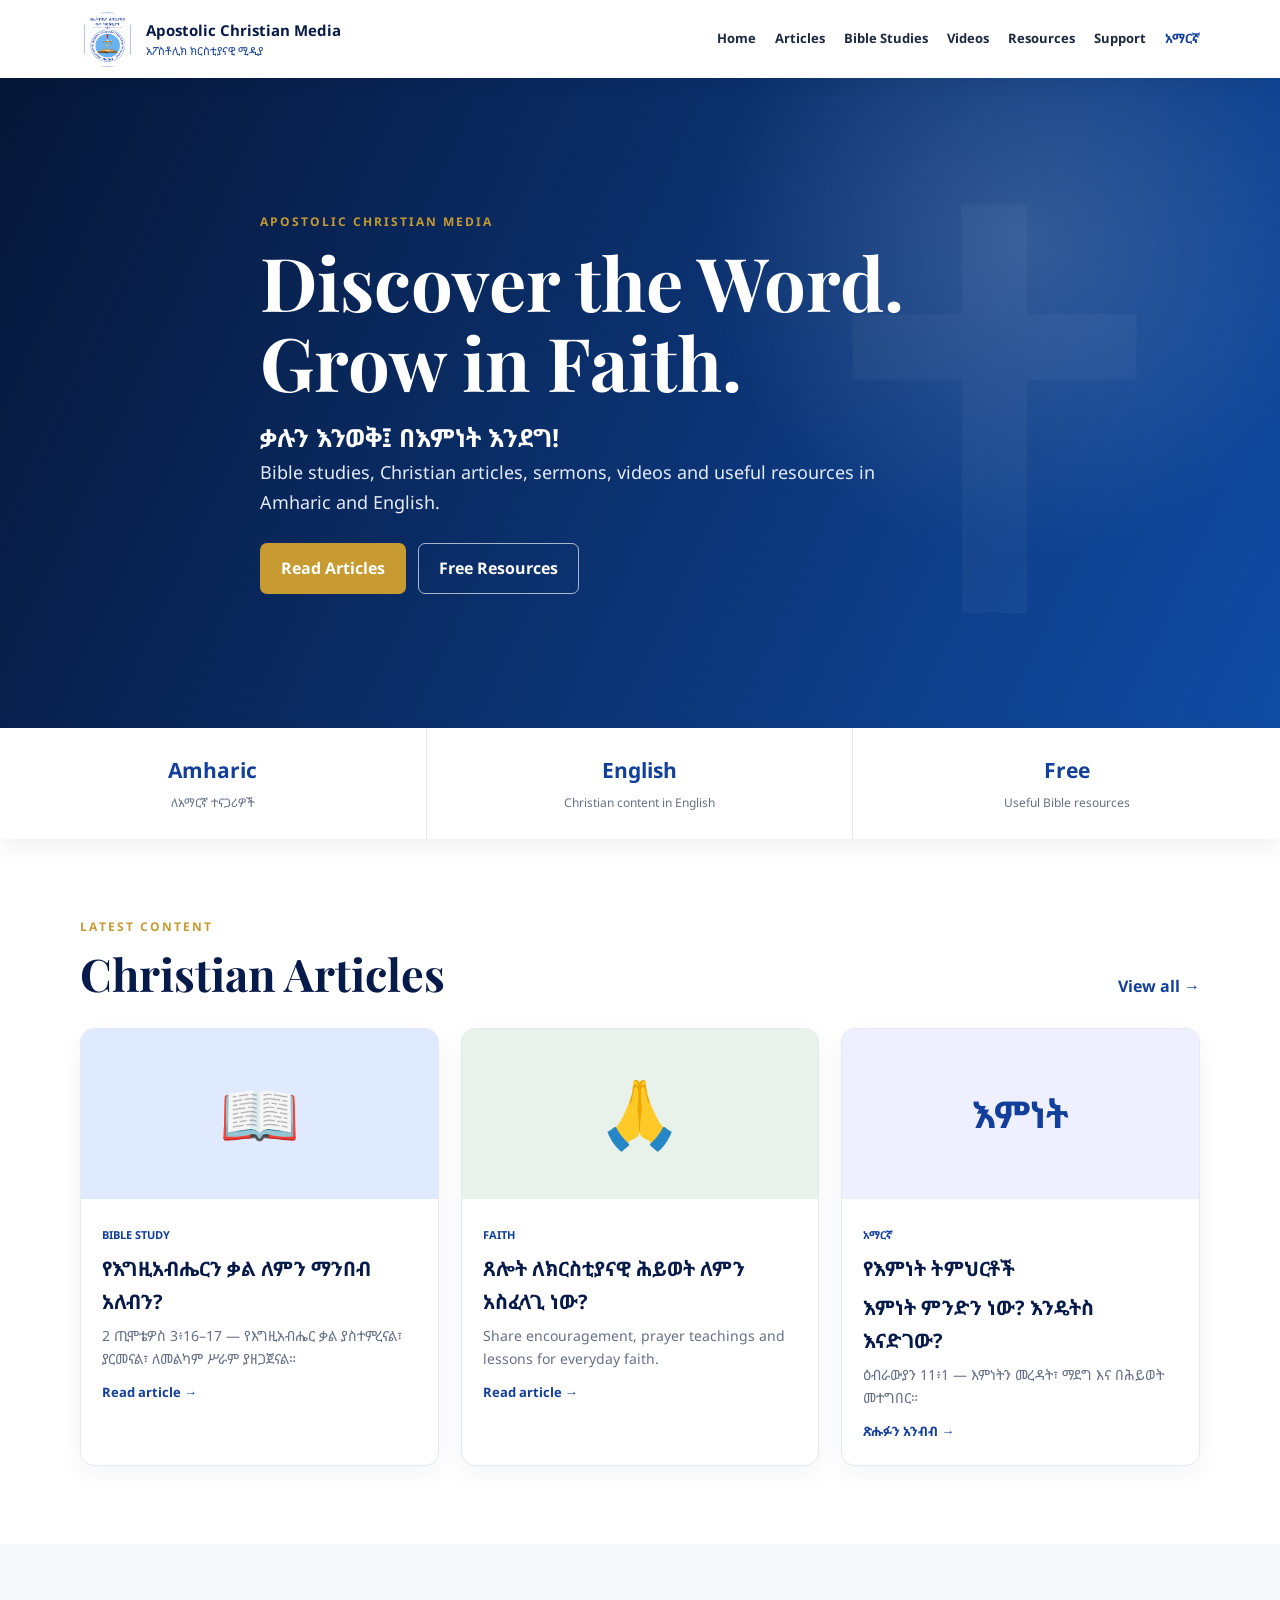
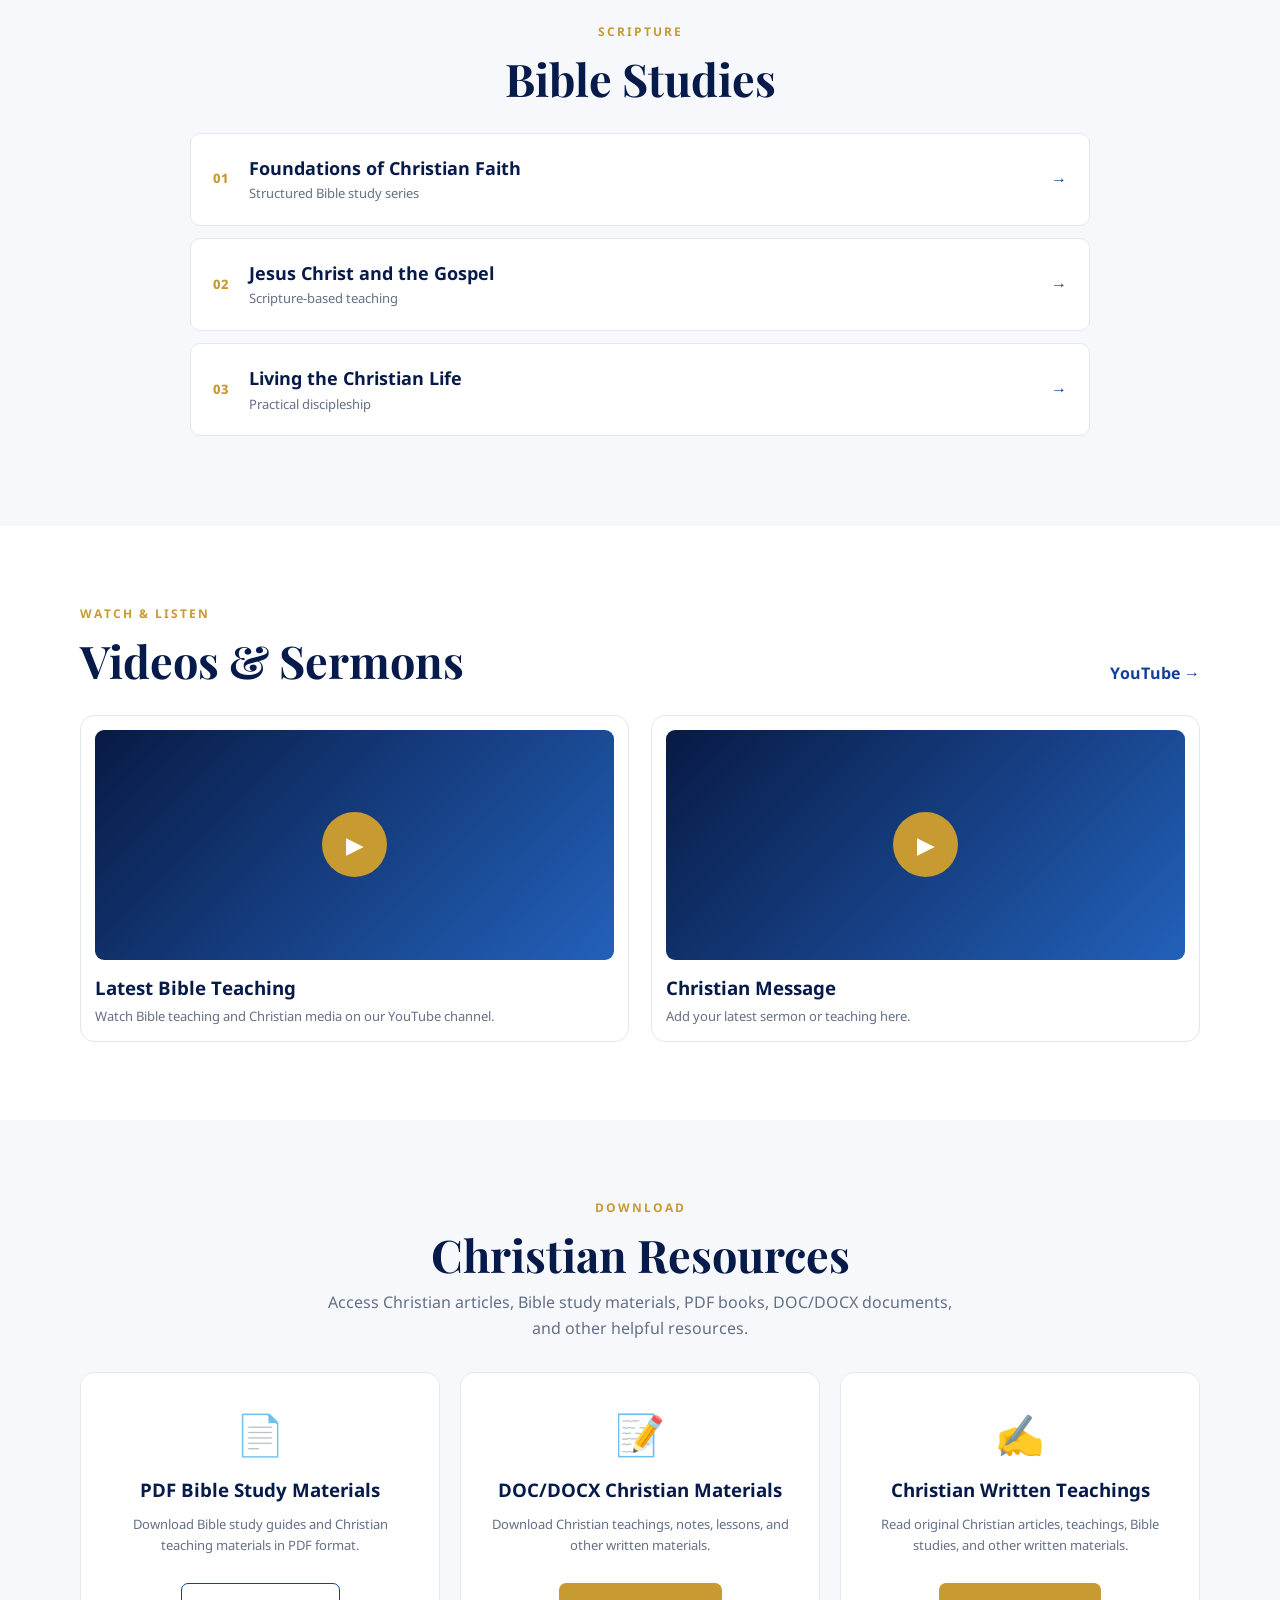
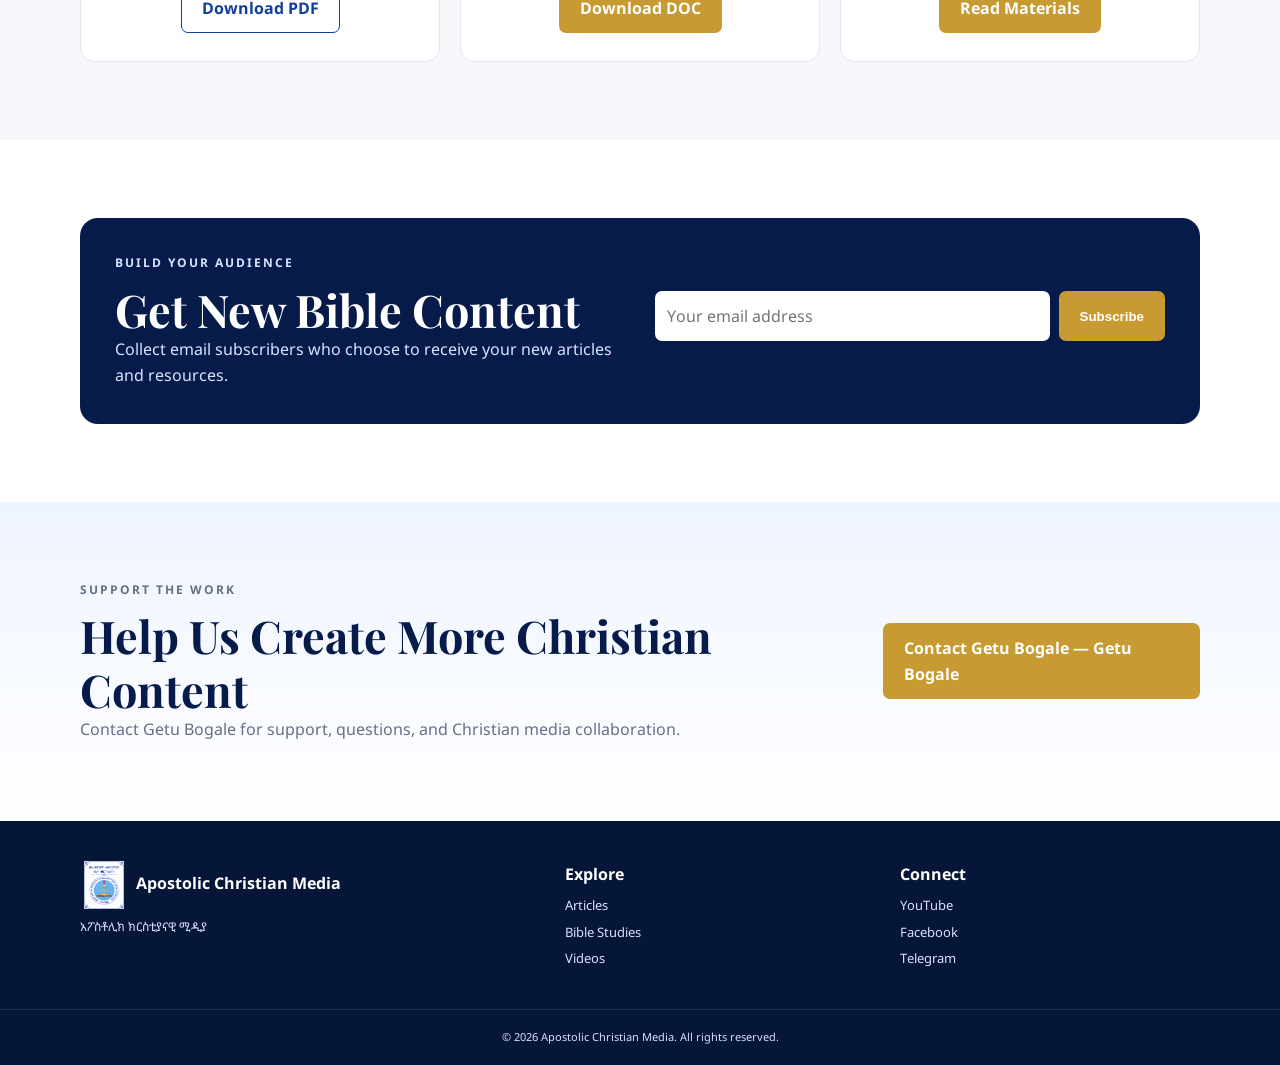
<file: index.html>
<!DOCTYPE html>
<html lang="en">
<head>
  <meta charset="UTF-8">
  <meta name="viewport" content="width=device-width, initial-scale=1.0">
  <meta name="description" content="Apostolic Christian Media — Amharic and English Bible studies, Christian articles, sermons and resources.">
  <title>Apostolic Christian Media | አፖስቶሊክ ክርስቲያናዊ ሚዲያ</title>
  <link rel="stylesheet" href="style.css">
</head>
<body>
<header class="header">
  <div class="container nav-wrap">
    <a class="brand" href="#home">
      <img src="logo.png" alt="Apostolic Christian Media logo">
      <span><strong>Apostolic Christian Media</strong><small>አፖስቶሊክ ክርስቲያናዊ ሚዲያ</small></span>
    </a>
    <button class="menu-btn" aria-label="Open menu">☰</button>
    <nav class="nav">
      <a href="#home">Home</a>
      <a href="#articles">Articles</a>
      <a href="#studies">Bible Studies</a>
      <a href="#videos">Videos</a>
      <a href="#resources">Resources</a>
      <a href="#support">Support</a>
      <button id="langBtn" class="lang-btn">አማርኛ</button>
    </nav>
  </div>
</header>

<main>
<section id="home" class="hero">
  <div class="hero-shade"></div>
  <div class="container hero-content">
    <p class="eyebrow">APOSTOLIC CHRISTIAN MEDIA</p>
    <h1>Discover the Word.<br>Grow in Faith.</h1>
    <p class="amharic">ቃሉን እንወቅ፤ በእምነት እንደግ!</p>
    <p class="hero-text">Bible studies, Christian articles, sermons, videos and useful resources in Amharic and English.</p>
    <div class="buttons">
      <a class="btn primary" href="#articles">Read Articles</a>
      <a class="btn secondary" href="#resources">Free Resources</a>
    </div>
  </div>
</section>

<section class="stats">
  <div><strong>Amharic</strong><span>ለአማርኛ ተናጋሪዎች</span></div>
  <div><strong>English</strong><span>Christian content in English</span></div>
  <div><strong>Free</strong><span>Useful Bible resources</span></div>
</section>

<section id="articles" class="section">
  <div class="container">
    <div class="section-head">
      <div><p class="eyebrow">LATEST CONTENT</p><h2>Christian Articles</h2></div>
      <a href="#" class="text-link">View all →</a>
    </div>
    <div class="grid">
      <article class="content-card">
        <div class="thumb bible">📖</div>
        <div class="content-body"><span class="tag">Bible Study</span><h3>የእግዚአብሔርን ቃል ለምን ማንበብ አለብን?</h3>
<p>2 ጢሞቴዎስ 3፥16–17 — የእግዚአብሔር ቃል ያስተምረናል፣ ያርመናል፣ ለመልካም ሥራም ያዘጋጀናል።</p><a href="./article-word-of-god.html">Read article →</a></div>
      </article>
      <article class="content-card">
        <div class="thumb prayer">🙏</div>
        <div class="content-body"><span class="tag">Faith</span><h3>ጸሎት ለክርስቲያናዊ ሕይወት ለምን አስፈላጊ ነው?</h3><p>Share encouragement, prayer teachings and lessons for everyday faith.</p><a href="#">Read article →</a></div>
      </article>
      <article class="content-card">
        <div class="thumb amharic">እምነት</div>
        <div class="content-body"><span class="tag">አማርኛ</span><h3>የእምነት ትምህርቶች</h3><h3>እምነት ምንድን ነው? እንዴትስ እናድገው?</h3><p>ዕብራውያን 11፥1 — እምነትን መረዳት፣ ማደግ እና በሕይወት መተግበር።</p><a href="./article-faith.html">ጽሑፉን አንብብ →</a></div>
      </article>
    </div>
  </div>
</section>

<section id="studies" class="section light">
  <div class="container">
    <p class="eyebrow center">SCRIPTURE</p>
    <h2 class="center">Bible Studies</h2>
    <div class="study-list">
      <a class="study" href="./bible-study-faith.html"><span>01</span><div><h3>Foundations of Christian Faith</h3><p>Structured Bible study series</p></div><b>→</b></a>
      <a class="study" href="./bible-study-jesus.html"><span>02</span><div><h3>Jesus Christ and the Gospel</h3><p>Scripture-based teaching</p></div><b>→</b></a>
      <a class="study" href="./bible-study-christian-life.html"><span>03</span><div><h3>Living the Christian Life</h3><p>Practical discipleship</p></div><b>→</b></a>
    </div>
  </div>
</section>

<section id="videos" class="section">
  <div class="container">
    <div class="section-head"><div><p class="eyebrow">WATCH & LISTEN</p><h2>Videos & Sermons</h2></div><a class="text-link" href="https://www.youtube.com/@belangobeala" target="_blank" rel="noopener noreferrer">YouTube →</a></div>
    <div class="video-grid">
      <article class="video-card"><div class="video-placeholder"><span>▶</span></div><h3>Latest Bible Teaching</h3><p>Watch Bible teaching and Christian media on our YouTube channel.</p></article>
      <article class="video-card"><div class="video-placeholder"><span>▶</span></div><h3>Christian Message</h3><p>Add your latest sermon or teaching here.</p></article>
    </div>
  </div>
</section>

<section id="resources" class="section light">
  <div class="container">
    <p class="eyebrow center">DOWNLOAD</p>
    <h2 class="center">Christian Resources</h2>
    <p class="center intro">Access Christian articles, Bible study materials, PDF books, DOC/DOCX documents, and other helpful resources.</p>
    <div class="resource-grid">
      <article class="resource"><span>📄</span><h3>PDF Bible Study Materials</h3><p>Download Bible study guides and Christian teaching materials in PDF format.</p><a class="btn outline" href="./bible-study-guide.pdf">Download PDF</a></article>
      <article class="resource"><span>📝</span><h3>DOC/DOCX Christian Materials</h3><p>Download Christian teachings, notes, lessons, and other written materials.</p><a class="btn primary" href="./bible-study-guide.docx">Download DOC</a></article>
      <article class="resource"><span>✍️</span><h3>Christian Written Teachings</h3><p>Read original Christian articles, teachings, Bible studies, and other written materials.</p><a class="btn primary" href="./teachings.html">Read Materials</a></article>
    </div>
  </div>
</section>

<section class="section newsletter">
  <div class="container newsletter-box">
    <div><p class="eyebrow">BUILD YOUR AUDIENCE</p><h2>Get New Bible Content</h2><p>Collect email subscribers who choose to receive your new articles and resources.</p></div>
    <form onsubmit="subscribe(event)"><input type="email" placeholder="Your email address" required><button class="btn primary">Subscribe</button><small id="subMsg"></small></form>
  </div>
</section>

<section id="support" class="section support">
  <div class="container support-box">
    <div>
      <p class="eyebrow">SUPPORT THE WORK</p>
      <h2>Help Us Create More Christian Content</h2>
      <p>Contact Getu Bogale for support, questions, and Christian media collaboration.</p>
    </div>
    <a class="btn primary" href="mailto:getbog08@gmail.com">Contact Getu Bogale — Getu Bogale</a>
  </div>
</section>
</main>

<footer>
  <div class="container footer-grid">
    <div><img src="logo.png" alt=""><strong>Apostolic Christian Media</strong><p>አፖስቶሊክ ክርስቲያናዊ ሚዲያ</p></div>
    <div><h4>Explore</h4><a href="#articles">Articles</a><a href="#studies">Bible Studies</a><a href="#videos">Videos</a></div>
    <div><h4>Connect</h4><a href="https://www.youtube.com/@belangobeala" target="_blank" rel="noopener noreferrer">YouTube</a><a href="#">Facebook</a><a href="https://t.me/getubogale2" target="_blank" rel="noopener noreferrer">Telegram</a></div>
  </div>
  <div class="copyright">© 2026 Apostolic Christian Media. All rights reserved.</div>
</footer>

<script>
const menuBtn=document.querySelector('.menu-btn'),nav=document.querySelector('.nav');
menuBtn.addEventListener('click',()=>nav.classList.toggle('open'));
document.querySelectorAll('.nav a').forEach(a=>a.addEventListener('click',()=>nav.classList.remove('open')));
document.getElementById('langBtn').addEventListener('click',function(){document.body.classList.toggle('amharic-mode');this.textContent=this.textContent==='አማርኛ'?'English':'አማርኛ';});
function subscribe(e){e.preventDefault();document.getElementById('subMsg').textContent='Connect this form to your email service before publishing.';}
</script>
</body>
</html>
</file>
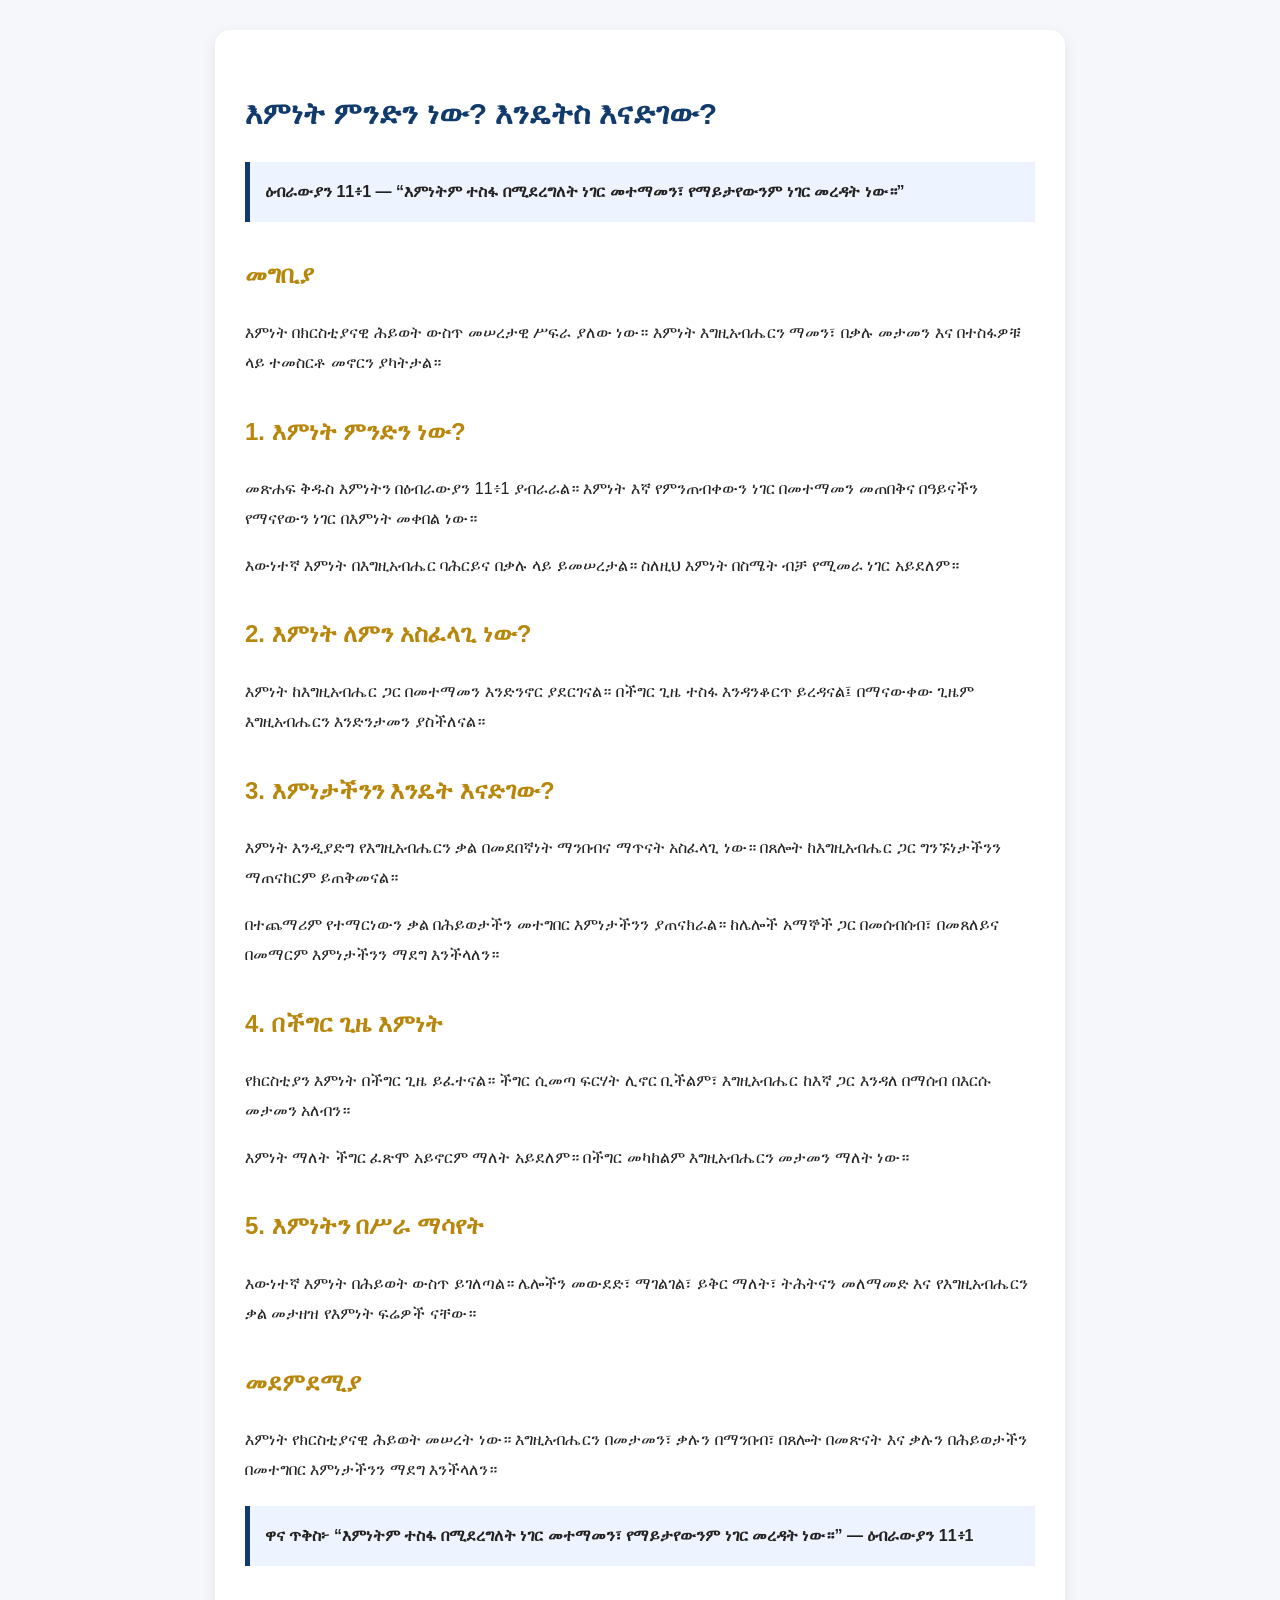
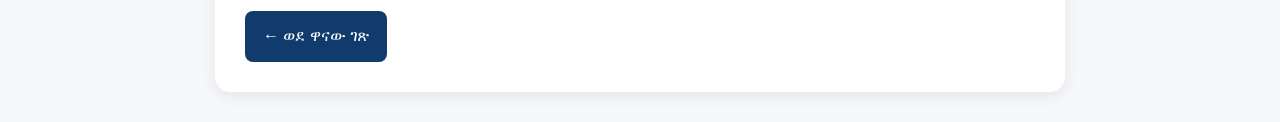
<file: article-faith.html>
<!DOCTYPE html>
<html lang="am">
<head>
  <meta charset="UTF-8">
  <meta name="viewport" content="width=device-width, initial-scale=1.0">
  <title>እምነት ምንድን ነው? እንዴትስ እናድገው?</title>

  <style>
    body {
      margin: 0;
      font-family: "Noto Sans Ethiopic", Arial, sans-serif;
      background: #f5f7fb;
      color: #222;
      line-height: 1.9;
    }

    .container {
      max-width: 850px;
      margin: auto;
      padding: 30px 20px;
    }

    article {
      background: white;
      padding: 30px;
      border-radius: 15px;
      box-shadow: 0 4px 15px rgba(0,0,0,0.08);
    }

    h1 {
      color: #123b6d;
      font-size: 30px;
      margin-bottom: 10px;
    }

    h2 {
      color: #b8860b;
      margin-top: 30px;
    }

    .verse {
      background: #eef4ff;
      border-left: 5px solid #123b6d;
      padding: 15px;
      margin: 20px 0;
      font-weight: bold;
    }

    .back {
      display: inline-block;
      margin-top: 25px;
      text-decoration: none;
      color: white;
      background: #123b6d;
      padding: 10px 18px;
      border-radius: 8px;
    }

    .back:hover {
      background: #b8860b;
    }
  </style>
</head>

<body>

  <div class="container">
    <article>

      <h1>እምነት ምንድን ነው? እንዴትስ እናድገው?</h1>

      <div class="verse">
        ዕብራውያን 11፥1 — “እምነትም ተስፋ በሚደረግለት ነገር መተማመን፣ የማይታየውንም ነገር መረዳት ነው።”
      </div>

      <h2>መግቢያ</h2>

      <p>
        እምነት በክርስቲያናዊ ሕይወት ውስጥ መሠረታዊ ሥፍራ ያለው ነው።
        እምነት እግዚአብሔርን ማመን፣ በቃሉ መታመን እና
        በተስፋዎቹ ላይ ተመስርቶ መኖርን ያካትታል።
      </p>

      <h2>1. እምነት ምንድን ነው?</h2>

      <p>
        መጽሐፍ ቅዱስ እምነትን በዕብራውያን 11፥1 ያብራራል።
        እምነት እኛ የምንጠብቀውን ነገር በመተማመን መጠበቅና
        በዓይናችን የማናየውን ነገር በእምነት መቀበል ነው።
      </p>

      <p>
        እውነተኛ እምነት በእግዚአብሔር ባሕርይና በቃሉ ላይ ይመሠረታል።
        ስለዚህ እምነት በስሜት ብቻ የሚመራ ነገር አይደለም።
      </p>

      <h2>2. እምነት ለምን አስፈላጊ ነው?</h2>

      <p>
        እምነት ከእግዚአብሔር ጋር በመተማመን እንድንኖር ያደርገናል።
        በችግር ጊዜ ተስፋ እንዳንቆርጥ ይረዳናል፤
        በማናውቀው ጊዜም እግዚአብሔርን እንድንታመን ያስችለናል።
      </p>

      <h2>3. እምነታችንን እንዴት እናድገው?</h2>

      <p>
        እምነት እንዲያድግ የእግዚአብሔርን ቃል በመደበኛነት ማንበብና
        ማጥናት አስፈላጊ ነው። በጸሎት ከእግዚአብሔር ጋር
        ግንኙነታችንን ማጠናከርም ይጠቅመናል።
      </p>

      <p>
        በተጨማሪም የተማርነውን ቃል በሕይወታችን መተግበር
        እምነታችንን ያጠናክራል። ከሌሎች አማኞች ጋር
        በመሰብሰብ፣ በመጸለይና በመማርም እምነታችንን ማደግ እንችላለን።
      </p>

      <h2>4. በችግር ጊዜ እምነት</h2>

      <p>
        የክርስቲያን እምነት በችግር ጊዜ ይፈተናል።
        ችግር ሲመጣ ፍርሃት ሊኖር ቢችልም፣ እግዚአብሔር
        ከእኛ ጋር እንዳለ በማሰብ በእርሱ መታመን አለብን።
      </p>

      <p>
        እምነት ማለት ችግር ፈጽሞ አይኖርም ማለት አይደለም።
        በችግር መካከልም እግዚአብሔርን መታመን ማለት ነው።
      </p>

      <h2>5. እምነትን በሥራ ማሳየት</h2>

      <p>
        እውነተኛ እምነት በሕይወት ውስጥ ይገለጣል።
        ሌሎችን መውደድ፣ ማገልገል፣ ይቅር ማለት፣
        ትሕትናን መለማመድ እና የእግዚአብሔርን ቃል መታዘዝ
        የእምነት ፍሬዎች ናቸው።
      </p>

      <h2>መደምደሚያ</h2>

      <p>
        እምነት የክርስቲያናዊ ሕይወት መሠረት ነው።
        እግዚአብሔርን በመታመን፣ ቃሉን በማንበብ፣
        በጸሎት በመጽናት እና ቃሉን በሕይወታችን በመተግበር
        እምነታችንን ማደግ እንችላለን።
      </p>

      <div class="verse">
        ዋና ጥቅስ፦ “እምነትም ተስፋ በሚደረግለት ነገር መተማመን፣
        የማይታየውንም ነገር መረዳት ነው።” — ዕብራውያን 11፥1
      </div>

      <a class="back" href="./index.html">← ወደ ዋናው ገጽ</a>

    </article>
  </div>

</body>
</html>
</file>
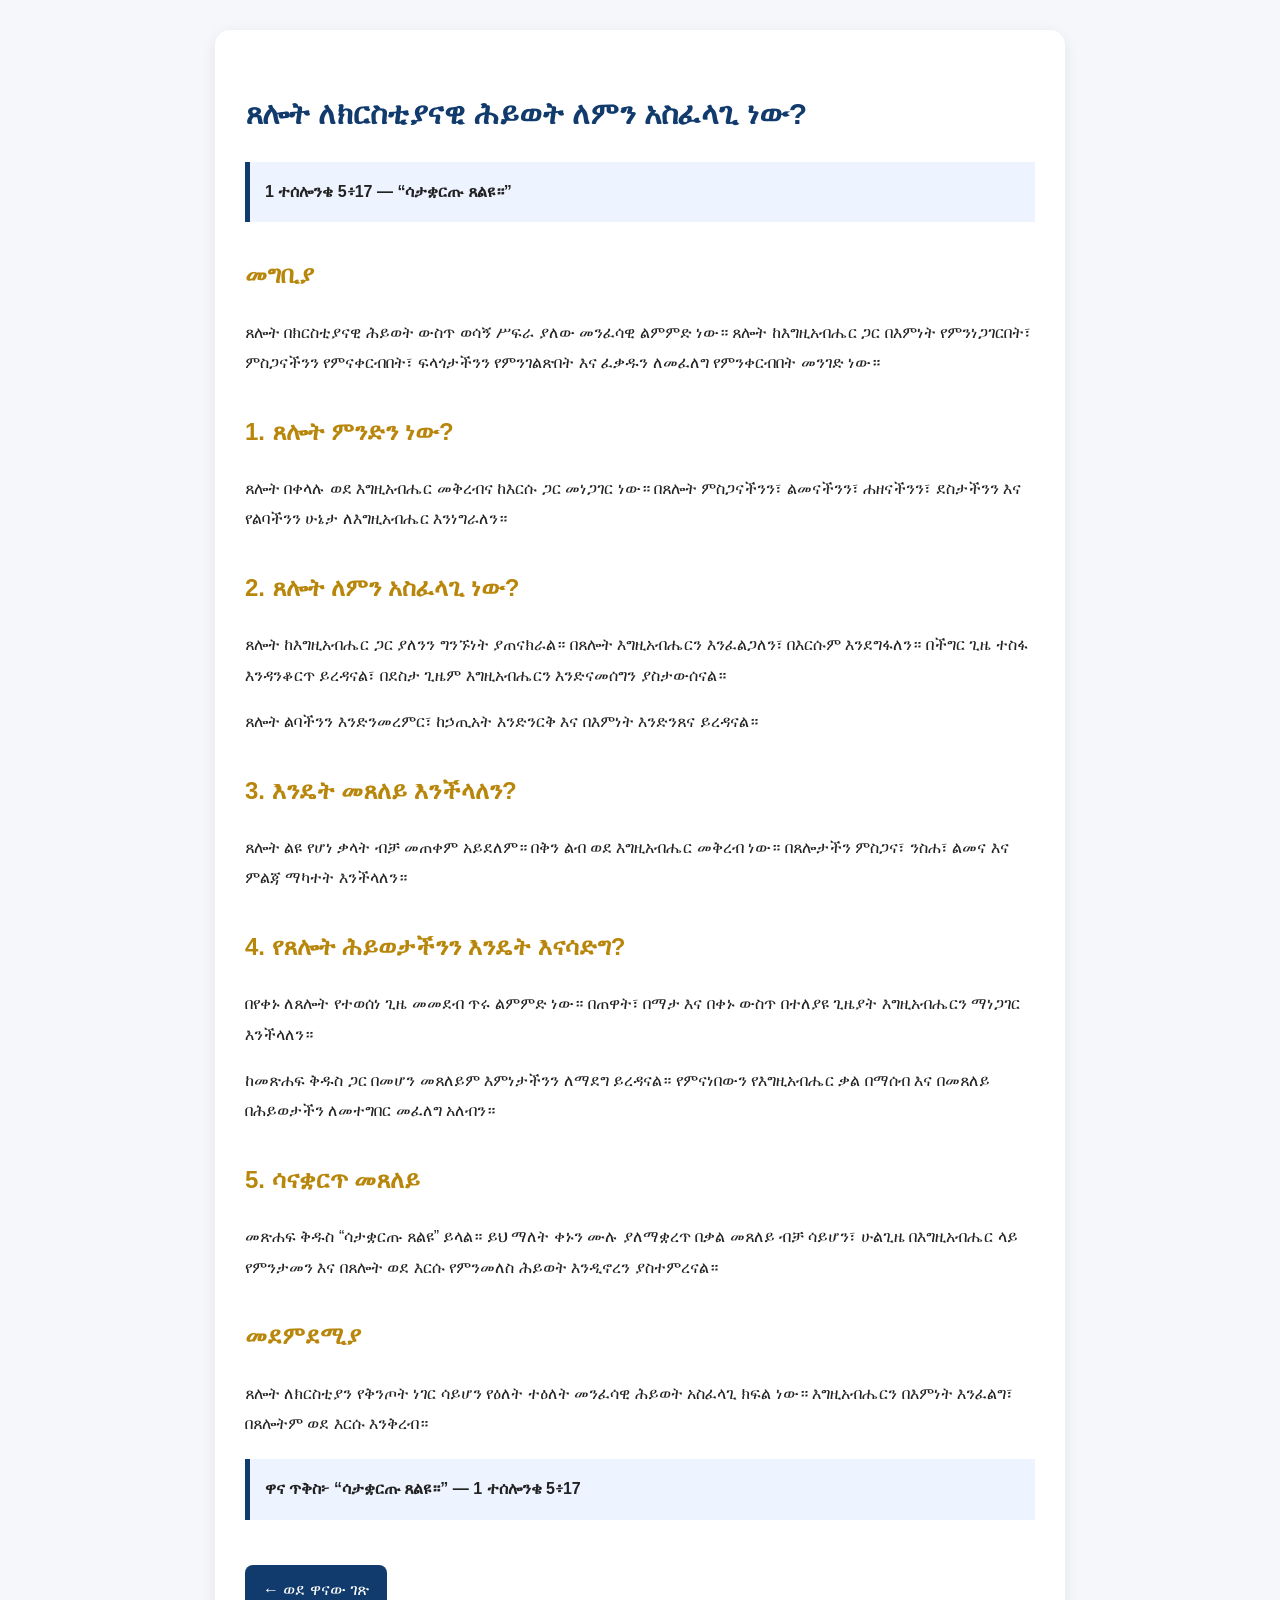
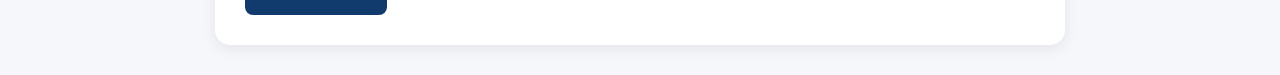
<file: article-prayer.html>
<!DOCTYPE html>
<html lang="am">
<head>
  <meta charset="UTF-8">
  <meta name="viewport" content="width=device-width, initial-scale=1.0">
  <title>ጸሎት ለክርስቲያናዊ ሕይወት</title>

  <style>
    body {
      margin: 0;
      font-family: "Noto Sans Ethiopic", Arial, sans-serif;
      background: #f5f7fb;
      color: #222;
      line-height: 1.9;
    }

    .container {
      max-width: 850px;
      margin: auto;
      padding: 30px 20px;
    }

    article {
      background: white;
      padding: 30px;
      border-radius: 15px;
      box-shadow: 0 4px 15px rgba(0,0,0,0.08);
    }

    h1 {
      color: #123b6d;
      font-size: 30px;
      margin-bottom: 10px;
    }

    h2 {
      color: #b8860b;
      margin-top: 30px;
    }

    .verse {
      background: #eef4ff;
      border-left: 5px solid #123b6d;
      padding: 15px;
      margin: 20px 0;
      font-weight: bold;
    }

    .back {
      display: inline-block;
      margin-top: 25px;
      text-decoration: none;
      color: white;
      background: #123b6d;
      padding: 10px 18px;
      border-radius: 8px;
    }

    .back:hover {
      background: #b8860b;
    }
  </style>
</head>

<body>

  <div class="container">

    <article>

      <h1>ጸሎት ለክርስቲያናዊ ሕይወት ለምን አስፈላጊ ነው?</h1>

      <div class="verse">
        1 ተሰሎንቄ 5፥17 — “ሳታቋርጡ ጸልዩ።”
      </div>

      <h2>መግቢያ</h2>

      <p>
        ጸሎት በክርስቲያናዊ ሕይወት ውስጥ ወሳኝ ሥፍራ ያለው መንፈሳዊ ልምምድ ነው።
        ጸሎት ከእግዚአብሔር ጋር በእምነት የምንነጋገርበት፣
        ምስጋናችንን የምናቀርብበት፣ ፍላጎታችንን የምንገልጽበት
        እና ፈቃዱን ለመፈለግ የምንቀርብበት መንገድ ነው።
      </p>

      <h2>1. ጸሎት ምንድን ነው?</h2>

      <p>
        ጸሎት በቀላሉ ወደ እግዚአብሔር መቅረብና ከእርሱ ጋር መነጋገር ነው።
        በጸሎት ምስጋናችንን፣ ልመናችንን፣ ሐዘናችንን፣ ደስታችንን
        እና የልባችንን ሁኔታ ለእግዚአብሔር እንነግራለን።
      </p>

      <h2>2. ጸሎት ለምን አስፈላጊ ነው?</h2>

      <p>
        ጸሎት ከእግዚአብሔር ጋር ያለንን ግንኙነት ያጠናክራል።
        በጸሎት እግዚአብሔርን እንፈልጋለን፣ በእርሱም እንደግፋለን።
        በችግር ጊዜ ተስፋ እንዳንቆርጥ ይረዳናል፣
        በደስታ ጊዜም እግዚአብሔርን እንድናመሰግን ያስታውሰናል።
      </p>

      <p>
        ጸሎት ልባችንን እንድንመረምር፣ ከኃጢአት እንድንርቅ
        እና በእምነት እንድንጸና ይረዳናል።
      </p>

      <h2>3. እንዴት መጸለይ እንችላለን?</h2>

      <p>
        ጸሎት ልዩ የሆነ ቃላት ብቻ መጠቀም አይደለም።
        በቅን ልብ ወደ እግዚአብሔር መቅረብ ነው።
        በጸሎታችን ምስጋና፣ ንስሐ፣ ልመና እና ምልጃ ማካተት እንችላለን።
      </p>

      <h2>4. የጸሎት ሕይወታችንን እንዴት እናሳድግ?</h2>

      <p>
        በየቀኑ ለጸሎት የተወሰነ ጊዜ መመደብ ጥሩ ልምምድ ነው።
        በጠዋት፣ በማታ እና በቀኑ ውስጥ በተለያዩ ጊዜያት
        እግዚአብሔርን ማነጋገር እንችላለን።
      </p>

      <p>
        ከመጽሐፍ ቅዱስ ጋር በመሆን መጸለይም እምነታችንን ለማደግ ይረዳናል።
        የምናነበውን የእግዚአብሔር ቃል በማሰብ እና በመጸለይ
        በሕይወታችን ለመተግበር መፈለግ አለብን።
      </p>

      <h2>5. ሳናቋርጥ መጸለይ</h2>

      <p>
        መጽሐፍ ቅዱስ “ሳታቋርጡ ጸልዩ” ይላል።
        ይህ ማለት ቀኑን ሙሉ ያለማቋረጥ በቃል መጸለይ ብቻ ሳይሆን፣
        ሁልጊዜ በእግዚአብሔር ላይ የምንታመን እና በጸሎት
        ወደ እርሱ የምንመለስ ሕይወት እንዲኖረን ያስተምረናል።
      </p>

      <h2>መደምደሚያ</h2>

      <p>
        ጸሎት ለክርስቲያን የቅንጦት ነገር ሳይሆን የዕለት ተዕለት መንፈሳዊ ሕይወት
        አስፈላጊ ክፍል ነው። እግዚአብሔርን በእምነት እንፈልግ፣
        በጸሎትም ወደ እርሱ እንቅረብ።
      </p>

      <div class="verse">
        ዋና ጥቅስ፦ “ሳታቋርጡ ጸልዩ።” — 1 ተሰሎንቄ 5፥17
      </div>

      <a class="back" href="./index.html">← ወደ ዋናው ገጽ</a>

    </article>

  </div>

</body>
</html>
</file>
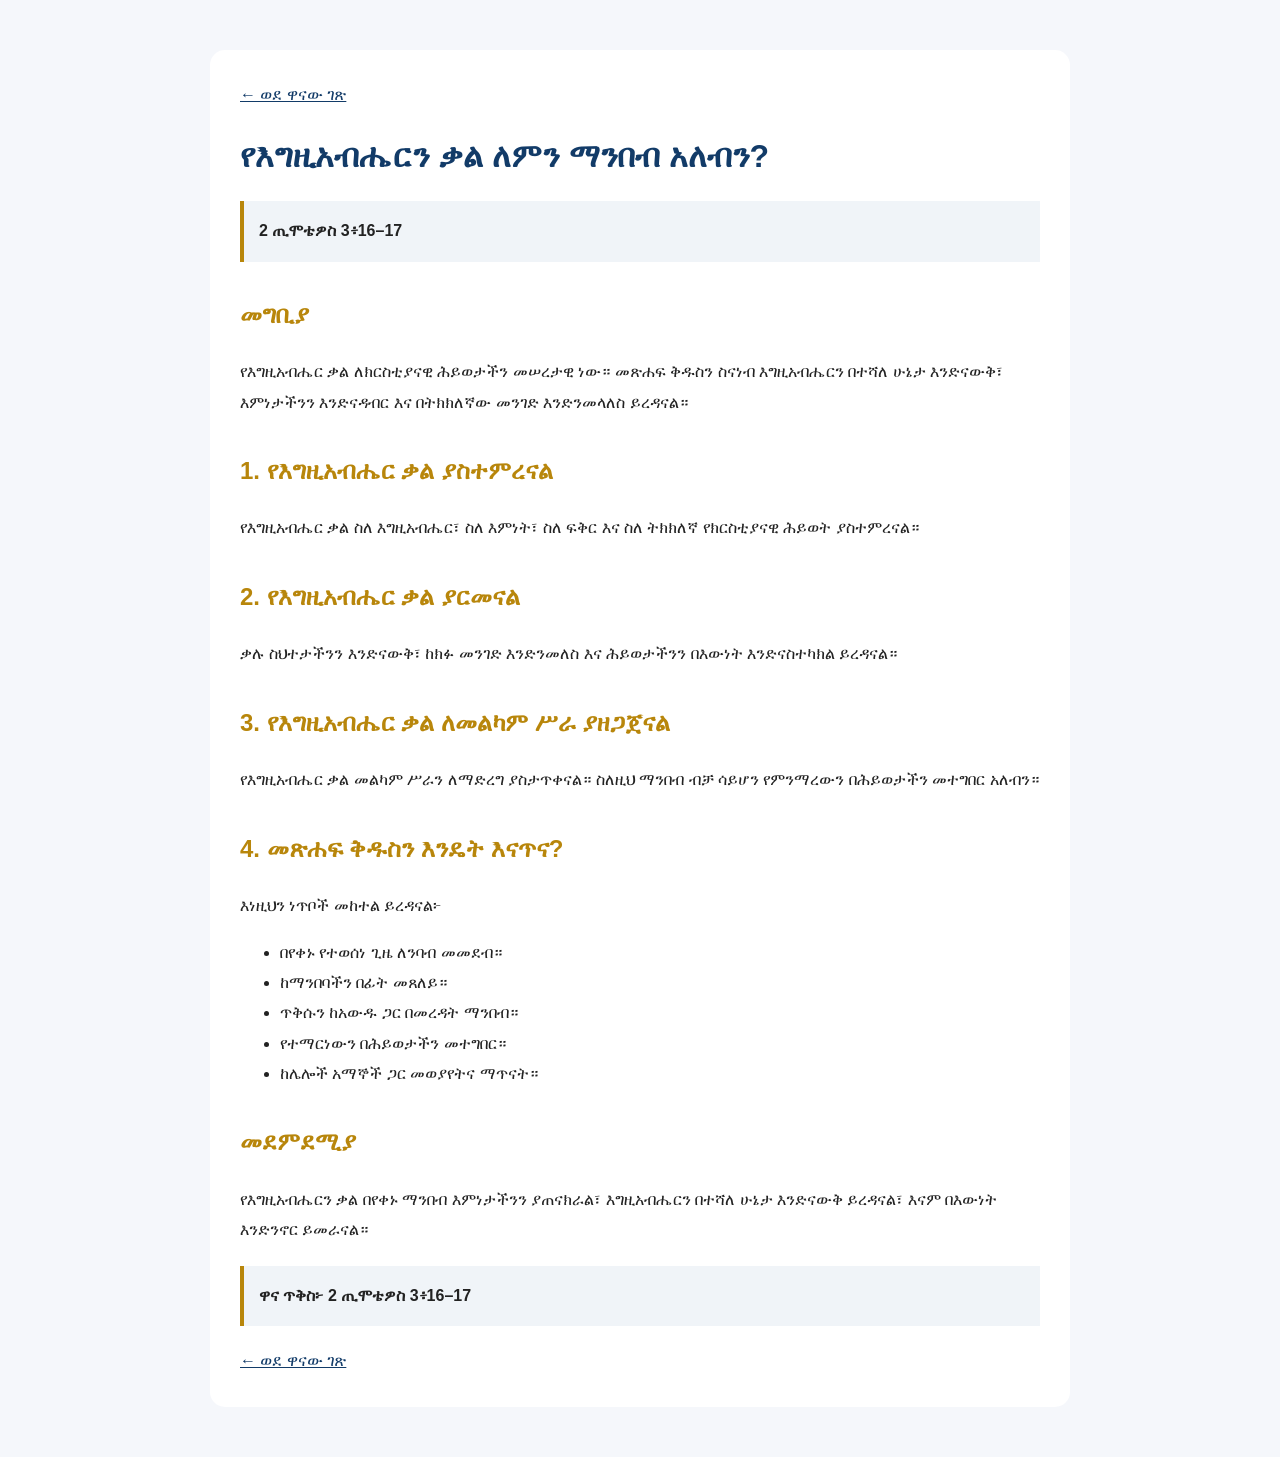
<file: article-word-of-god.html>
<!DOCTYPE html>
<html lang="am">
<head>
  <meta charset="UTF-8">
  <meta name="viewport" content="width=device-width, initial-scale=1.0">
  <title>የእግዚአብሔርን ቃል ለምን ማንበብ አለብን?</title>
  <style>
    body {
      font-family: Arial, "Noto Sans Ethiopic", sans-serif;
      line-height: 1.9;
      margin: 0;
      padding: 20px;
      background: #f5f7fb;
      color: #222;
    }

    .article {
      max-width: 800px;
      margin: 30px auto;
      background: white;
      padding: 30px;
      border-radius: 15px;
    }

    h1 {
      color: #123b68;
      line-height: 1.5;
    }

    h2 {
      color: #b8860b;
      margin-top: 30px;
    }

    .verse {
      background: #f0f4f8;
      padding: 15px;
      border-left: 4px solid #b8860b;
      margin: 20px 0;
    }

    a {
      color: #123b68;
    }
  </style>
</head>

<body>

<div class="article">

  <a href="index.html">← ወደ ዋናው ገጽ</a>

  <h1>የእግዚአብሔርን ቃል ለምን ማንበብ አለብን?</h1>

  <div class="verse">
    <strong>2 ጢሞቴዎስ 3፥16–17</strong>
  </div>

  <h2>መግቢያ</h2>
  <p>
    የእግዚአብሔር ቃል ለክርስቲያናዊ ሕይወታችን መሠረታዊ ነው።
    መጽሐፍ ቅዱስን ስናነብ እግዚአብሔርን በተሻለ ሁኔታ እንድናውቅ፣
    እምነታችንን እንድናዳብር እና በትክክለኛው መንገድ እንድንመላለስ ይረዳናል።
  </p>

  <h2>1. የእግዚአብሔር ቃል ያስተምረናል</h2>
  <p>
    የእግዚአብሔር ቃል ስለ እግዚአብሔር፣ ስለ እምነት፣ ስለ ፍቅር
    እና ስለ ትክክለኛ የክርስቲያናዊ ሕይወት ያስተምረናል።
  </p>

  <h2>2. የእግዚአብሔር ቃል ያርመናል</h2>
  <p>
    ቃሉ ስህተታችንን እንድናውቅ፣ ከክፉ መንገድ እንድንመለስ
    እና ሕይወታችንን በእውነት እንድናስተካክል ይረዳናል።
  </p>

  <h2>3. የእግዚአብሔር ቃል ለመልካም ሥራ ያዘጋጀናል</h2>
  <p>
    የእግዚአብሔር ቃል መልካም ሥራን ለማድረግ ያስታጥቀናል።
    ስለዚህ ማንበብ ብቻ ሳይሆን የምንማረውን በሕይወታችን መተግበር አለብን።
  </p>

  <h2>4. መጽሐፍ ቅዱስን እንዴት እናጥና?</h2>

  <p>እነዚህን ነጥቦች መከተል ይረዳናል፦</p>

  <ul>
    <li>በየቀኑ የተወሰነ ጊዜ ለንባብ መመደብ።</li>
    <li>ከማንበባችን በፊት መጸለይ።</li>
    <li>ጥቅሱን ከአውዱ ጋር በመረዳት ማንበብ።</li>
    <li>የተማርነውን በሕይወታችን መተግበር።</li>
    <li>ከሌሎች አማኞች ጋር መወያየትና ማጥናት።</li>
  </ul>

  <h2>መደምደሚያ</h2>
  <p>
    የእግዚአብሔርን ቃል በየቀኑ ማንበብ እምነታችንን ያጠናክራል፣
    እግዚአብሔርን በተሻለ ሁኔታ እንድናውቅ ይረዳናል፣
    እናም በእውነት እንድንኖር ይመራናል።
  </p>

  <div class="verse">
    <strong>ዋና ጥቅስ፦ 2 ጢሞቴዎስ 3፥16–17</strong>
  </div>

  <a href="index.html">← ወደ ዋናው ገጽ</a>

</div>

</body>
</html>
</file>
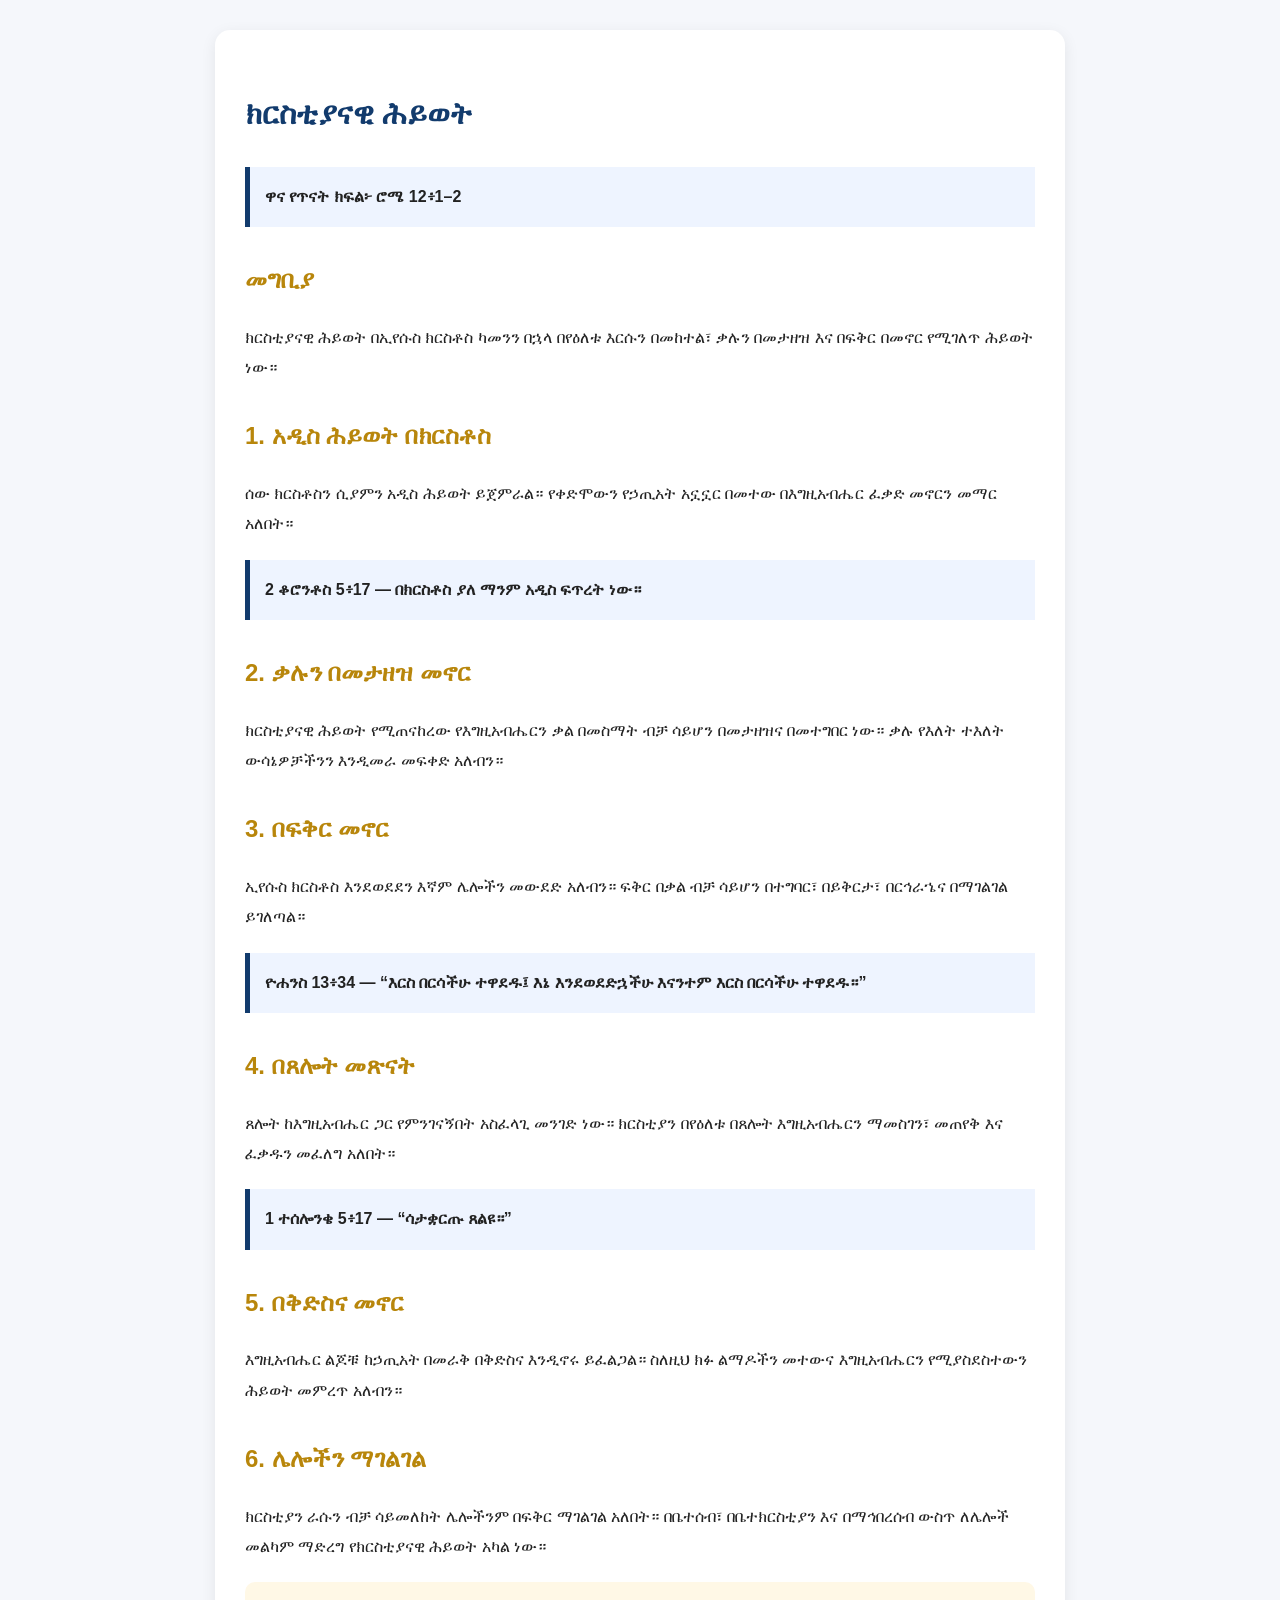
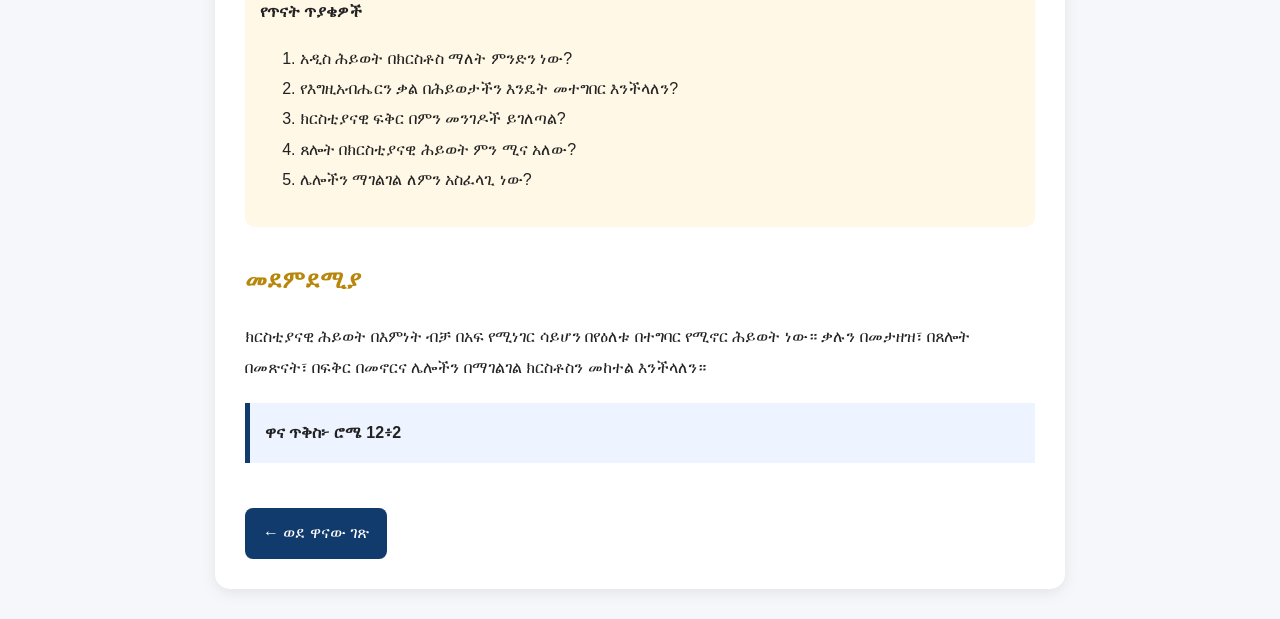
<file: bible-study-christian-life.html>
<!DOCTYPE html>
<html lang="am">
<head>
  <meta charset="UTF-8">
  <meta name="viewport" content="width=device-width, initial-scale=1.0">
  <title>ክርስቲያናዊ ሕይወት - የመጽሐፍ ቅዱስ ጥናት</title>

  <style>
    body {
      margin: 0;
      font-family: "Noto Sans Ethiopic", Arial, sans-serif;
      background: #f5f7fb;
      color: #222;
      line-height: 1.9;
    }

    .container {
      max-width: 850px;
      margin: auto;
      padding: 30px 20px;
    }

    article {
      background: white;
      padding: 30px;
      border-radius: 15px;
      box-shadow: 0 4px 15px rgba(0,0,0,0.08);
    }

    h1 {
      color: #123b6d;
      font-size: 30px;
    }

    h2 {
      color: #b8860b;
      margin-top: 30px;
    }

    .verse {
      background: #eef4ff;
      border-left: 5px solid #123b6d;
      padding: 15px;
      margin: 20px 0;
      font-weight: bold;
    }

    .question {
      background: #fff8e6;
      padding: 15px;
      margin: 20px 0;
      border-radius: 10px;
    }

    .back {
      display: inline-block;
      margin-top: 25px;
      text-decoration: none;
      color: white;
      background: #123b6d;
      padding: 10px 18px;
      border-radius: 8px;
    }
  </style>
</head>

<body>

<div class="container">
<article>

  <h1>ክርስቲያናዊ ሕይወት</h1>

  <div class="verse">
    ዋና የጥናት ክፍል፦ ሮሜ 12፥1–2
  </div>

  <h2>መግቢያ</h2>

  <p>
    ክርስቲያናዊ ሕይወት በኢየሱስ ክርስቶስ ካመንን በኋላ
    በየዕለቱ እርሱን በመከተል፣ ቃሉን በመታዘዝ እና
    በፍቅር በመኖር የሚገለጥ ሕይወት ነው።
  </p>

  <h2>1. አዲስ ሕይወት በክርስቶስ</h2>

  <p>
    ሰው ክርስቶስን ሲያምን አዲስ ሕይወት ይጀምራል።
    የቀድሞውን የኃጢአት አኗኗር በመተው በእግዚአብሔር
    ፈቃድ መኖርን መማር አለበት።
  </p>

  <div class="verse">
    2 ቆሮንቶስ 5፥17 — በክርስቶስ ያለ ማንም አዲስ ፍጥረት ነው።
  </div>

  <h2>2. ቃሉን በመታዘዝ መኖር</h2>

  <p>
    ክርስቲያናዊ ሕይወት የሚጠናከረው የእግዚአብሔርን
    ቃል በመስማት ብቻ ሳይሆን በመታዘዝና በመተግበር ነው።
    ቃሉ የእለት ተእለት ውሳኔዎቻችንን እንዲመራ መፍቀድ አለብን።
  </p>

  <h2>3. በፍቅር መኖር</h2>

  <p>
    ኢየሱስ ክርስቶስ እንደወደደን እኛም ሌሎችን መውደድ
    አለብን። ፍቅር በቃል ብቻ ሳይሆን በተግባር፣
    በይቅርታ፣ በርኅራኄና በማገልገል ይገለጣል።
  </p>

  <div class="verse">
    ዮሐንስ 13፥34 — “እርስ በርሳችሁ ተዋደዱ፤ እኔ እንደወደድኋችሁ እናንተም እርስ በርሳችሁ ተዋደዱ።”
  </div>

  <h2>4. በጸሎት መጽናት</h2>

  <p>
    ጸሎት ከእግዚአብሔር ጋር የምንገናኝበት አስፈላጊ
    መንገድ ነው። ክርስቲያን በየዕለቱ በጸሎት
    እግዚአብሔርን ማመስገን፣ መጠየቅ እና ፈቃዱን
    መፈለግ አለበት።
  </p>

  <div class="verse">
    1 ተሰሎንቄ 5፥17 — “ሳታቋርጡ ጸልዩ።”
  </div>

  <h2>5. በቅድስና መኖር</h2>

  <p>
    እግዚአብሔር ልጆቹ ከኃጢአት በመራቅ በቅድስና
    እንዲኖሩ ይፈልጋል። ስለዚህ ክፉ ልማዶችን
    መተውና እግዚአብሔርን የሚያስደስተውን ሕይወት
    መምረጥ አለብን።
  </p>

  <h2>6. ሌሎችን ማገልገል</h2>

  <p>
    ክርስቲያን ራሱን ብቻ ሳይመለከት ሌሎችንም
    በፍቅር ማገልገል አለበት። በቤተሰብ፣ በቤተክርስቲያን
    እና በማኅበረሰብ ውስጥ ለሌሎች መልካም ማድረግ
    የክርስቲያናዊ ሕይወት አካል ነው።
  </p>

  <div class="question">
    <strong>የጥናት ጥያቄዎች</strong>
    <ol>
      <li>አዲስ ሕይወት በክርስቶስ ማለት ምንድን ነው?</li>
      <li>የእግዚአብሔርን ቃል በሕይወታችን እንዴት መተግበር እንችላለን?</li>
      <li>ክርስቲያናዊ ፍቅር በምን መንገዶች ይገለጣል?</li>
      <li>ጸሎት በክርስቲያናዊ ሕይወት ምን ሚና አለው?</li>
      <li>ሌሎችን ማገልገል ለምን አስፈላጊ ነው?</li>
    </ol>
  </div>

  <h2>መደምደሚያ</h2>

  <p>
    ክርስቲያናዊ ሕይወት በእምነት ብቻ በአፍ የሚነገር
    ሳይሆን በየዕለቱ በተግባር የሚኖር ሕይወት ነው።
    ቃሉን በመታዘዝ፣ በጸሎት በመጽናት፣ በፍቅር
    በመኖርና ሌሎችን በማገልገል ክርስቶስን መከተል እንችላለን።
  </p>

  <div class="verse">
    ዋና ጥቅስ፦ ሮሜ 12፥2
  </div>

  <a class="back" href="./index.html">← ወደ ዋናው ገጽ</a>

</article>
</div>

</body>
</html>
</file>
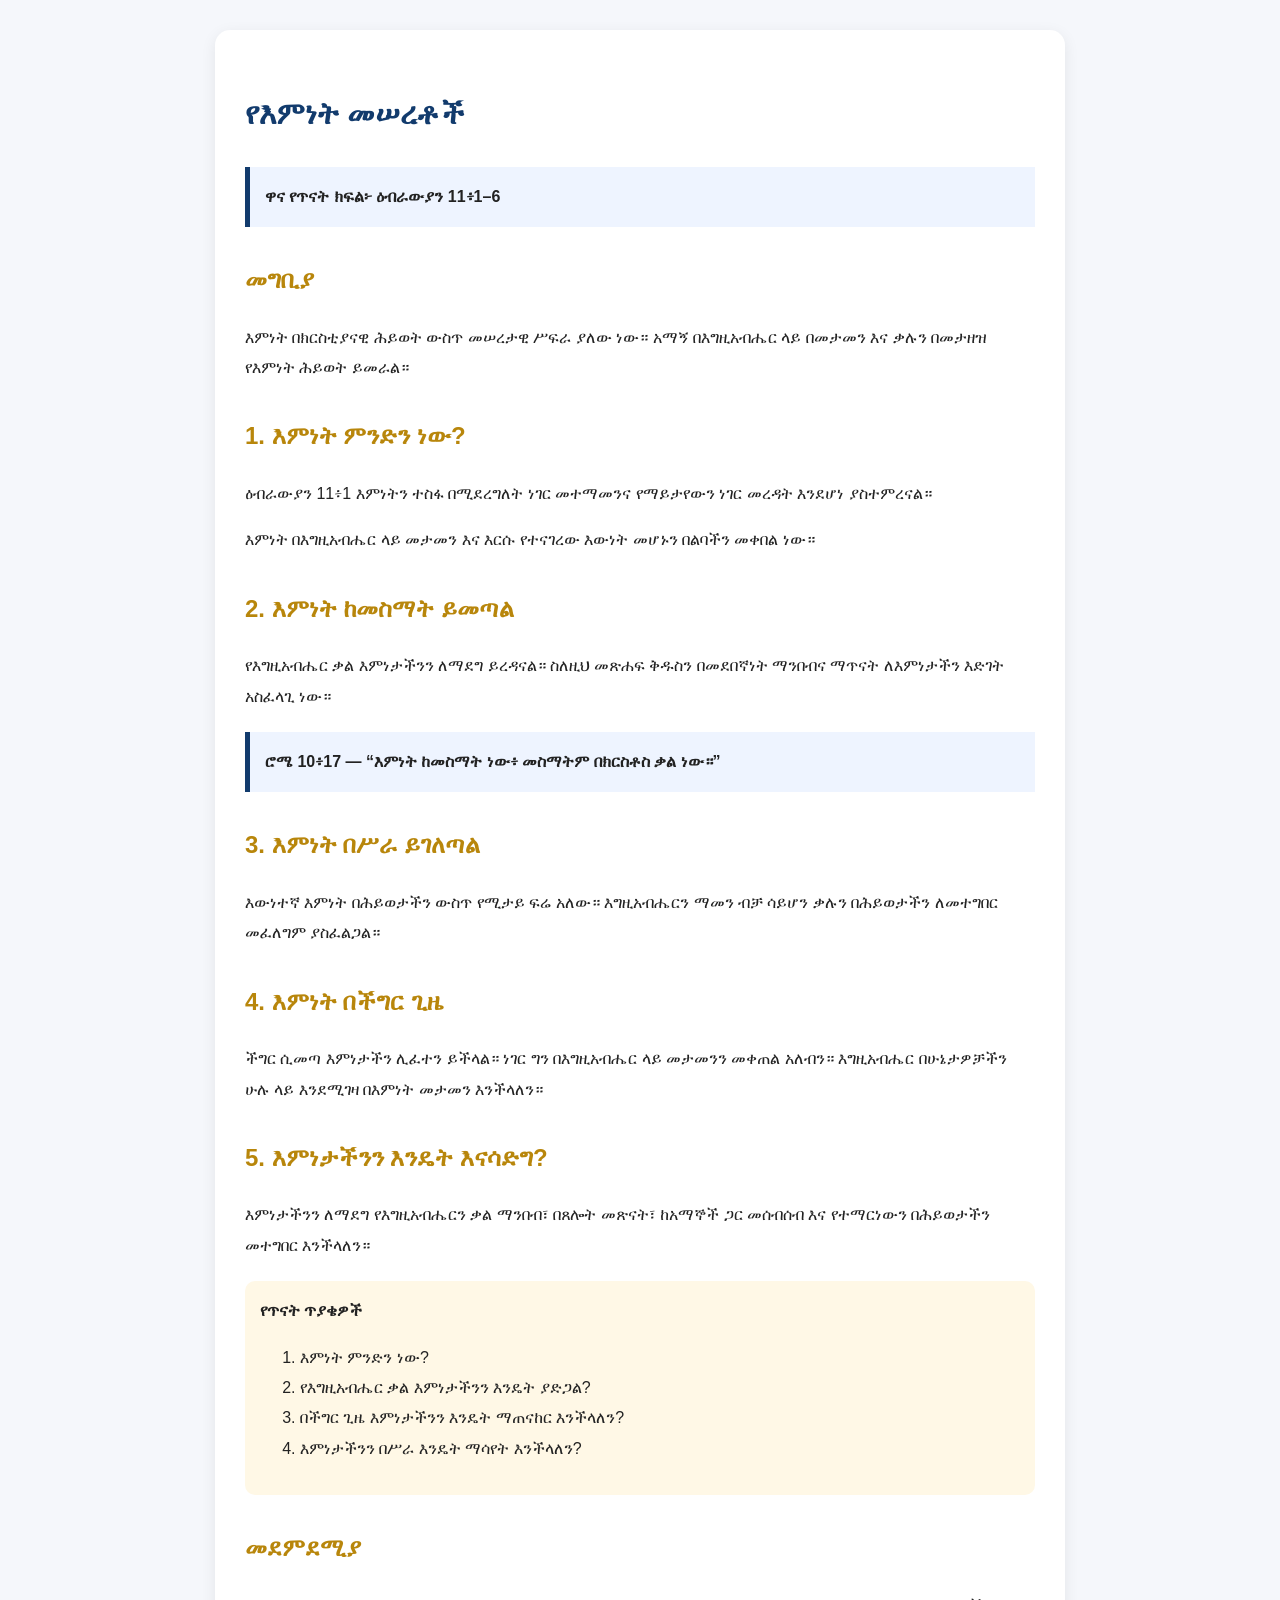
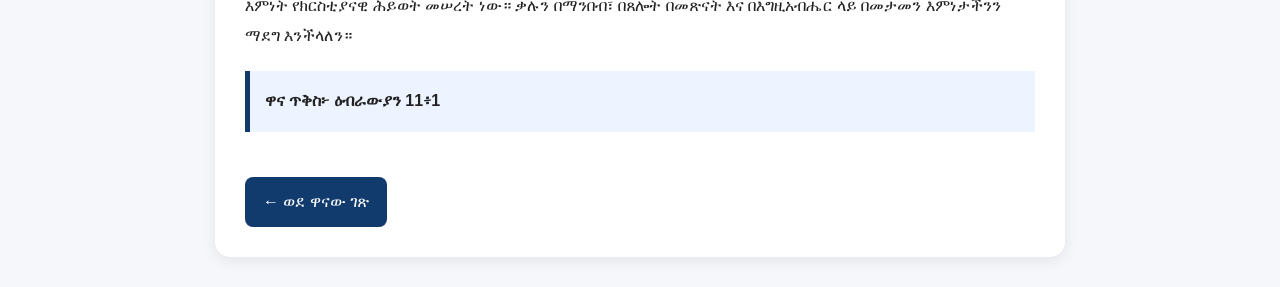
<file: bible-study-faith.html>
<!DOCTYPE html>
<html lang="am">
<head>
  <meta charset="UTF-8">
  <meta name="viewport" content="width=device-width, initial-scale=1.0">
  <title>የእምነት መሠረቶች - የመጽሐፍ ቅዱስ ጥናት</title>

  <style>
    body {
      margin: 0;
      font-family: "Noto Sans Ethiopic", Arial, sans-serif;
      background: #f5f7fb;
      color: #222;
      line-height: 1.9;
    }

    .container {
      max-width: 850px;
      margin: auto;
      padding: 30px 20px;
    }

    article {
      background: white;
      padding: 30px;
      border-radius: 15px;
      box-shadow: 0 4px 15px rgba(0,0,0,0.08);
    }

    h1 {
      color: #123b6d;
      font-size: 30px;
    }

    h2 {
      color: #b8860b;
      margin-top: 30px;
    }

    .verse {
      background: #eef4ff;
      border-left: 5px solid #123b6d;
      padding: 15px;
      margin: 20px 0;
      font-weight: bold;
    }

    .question {
      background: #fff8e6;
      padding: 15px;
      margin: 20px 0;
      border-radius: 10px;
    }

    .back {
      display: inline-block;
      margin-top: 25px;
      text-decoration: none;
      color: white;
      background: #123b6d;
      padding: 10px 18px;
      border-radius: 8px;
    }
  </style>
</head>

<body>

<div class="container">
<article>

  <h1>የእምነት መሠረቶች</h1>

  <div class="verse">
    ዋና የጥናት ክፍል፦ ዕብራውያን 11፥1–6
  </div>

  <h2>መግቢያ</h2>

  <p>
    እምነት በክርስቲያናዊ ሕይወት ውስጥ መሠረታዊ ሥፍራ ያለው ነው።
    አማኝ በእግዚአብሔር ላይ በመታመን እና ቃሉን በመታዘዝ
    የእምነት ሕይወት ይመራል።
  </p>

  <h2>1. እምነት ምንድን ነው?</h2>

  <p>
    ዕብራውያን 11፥1 እምነትን ተስፋ በሚደረግለት ነገር
    መተማመንና የማይታየውን ነገር መረዳት እንደሆነ
    ያስተምረናል።
  </p>

  <p>
    እምነት በእግዚአብሔር ላይ መታመን እና እርሱ የተናገረው
    እውነት መሆኑን በልባችን መቀበል ነው።
  </p>

  <h2>2. እምነት ከመስማት ይመጣል</h2>

  <p>
    የእግዚአብሔር ቃል እምነታችንን ለማደግ ይረዳናል።
    ስለዚህ መጽሐፍ ቅዱስን በመደበኛነት ማንበብና ማጥናት
    ለእምነታችን እድገት አስፈላጊ ነው።
  </p>

  <div class="verse">
    ሮሜ 10፥17 — “እምነት ከመስማት ነው፥ መስማትም በክርስቶስ ቃል ነው።”
  </div>

  <h2>3. እምነት በሥራ ይገለጣል</h2>

  <p>
    እውነተኛ እምነት በሕይወታችን ውስጥ የሚታይ ፍሬ አለው።
    እግዚአብሔርን ማመን ብቻ ሳይሆን ቃሉን በሕይወታችን
    ለመተግበር መፈለግም ያስፈልጋል።
  </p>

  <h2>4. እምነት በችግር ጊዜ</h2>

  <p>
    ችግር ሲመጣ እምነታችን ሊፈተን ይችላል።
    ነገር ግን በእግዚአብሔር ላይ መታመንን መቀጠል አለብን።
    እግዚአብሔር በሁኔታዎቻችን ሁሉ ላይ እንደሚገዛ
    በእምነት መታመን እንችላለን።
  </p>

  <h2>5. እምነታችንን እንዴት እናሳድግ?</h2>

  <p>
    እምነታችንን ለማደግ የእግዚአብሔርን ቃል ማንበብ፣
    በጸሎት መጽናት፣ ከአማኞች ጋር መሰብሰብ እና
    የተማርነውን በሕይወታችን መተግበር እንችላለን።
  </p>

  <div class="question">
    <strong>የጥናት ጥያቄዎች</strong>
    <ol>
      <li>እምነት ምንድን ነው?</li>
      <li>የእግዚአብሔር ቃል እምነታችንን እንዴት ያድጋል?</li>
      <li>በችግር ጊዜ እምነታችንን እንዴት ማጠናከር እንችላለን?</li>
      <li>እምነታችንን በሥራ እንዴት ማሳየት እንችላለን?</li>
    </ol>
  </div>

  <h2>መደምደሚያ</h2>

  <p>
    እምነት የክርስቲያናዊ ሕይወት መሠረት ነው።
    ቃሉን በማንበብ፣ በጸሎት በመጽናት እና በእግዚአብሔር
    ላይ በመታመን እምነታችንን ማደግ እንችላለን።
  </p>

  <div class="verse">
    ዋና ጥቅስ፦ ዕብራውያን 11፥1
  </div>

  <a class="back" href="./index.html">← ወደ ዋናው ገጽ</a>

</article>
</div>

</body>
</html>
</file>
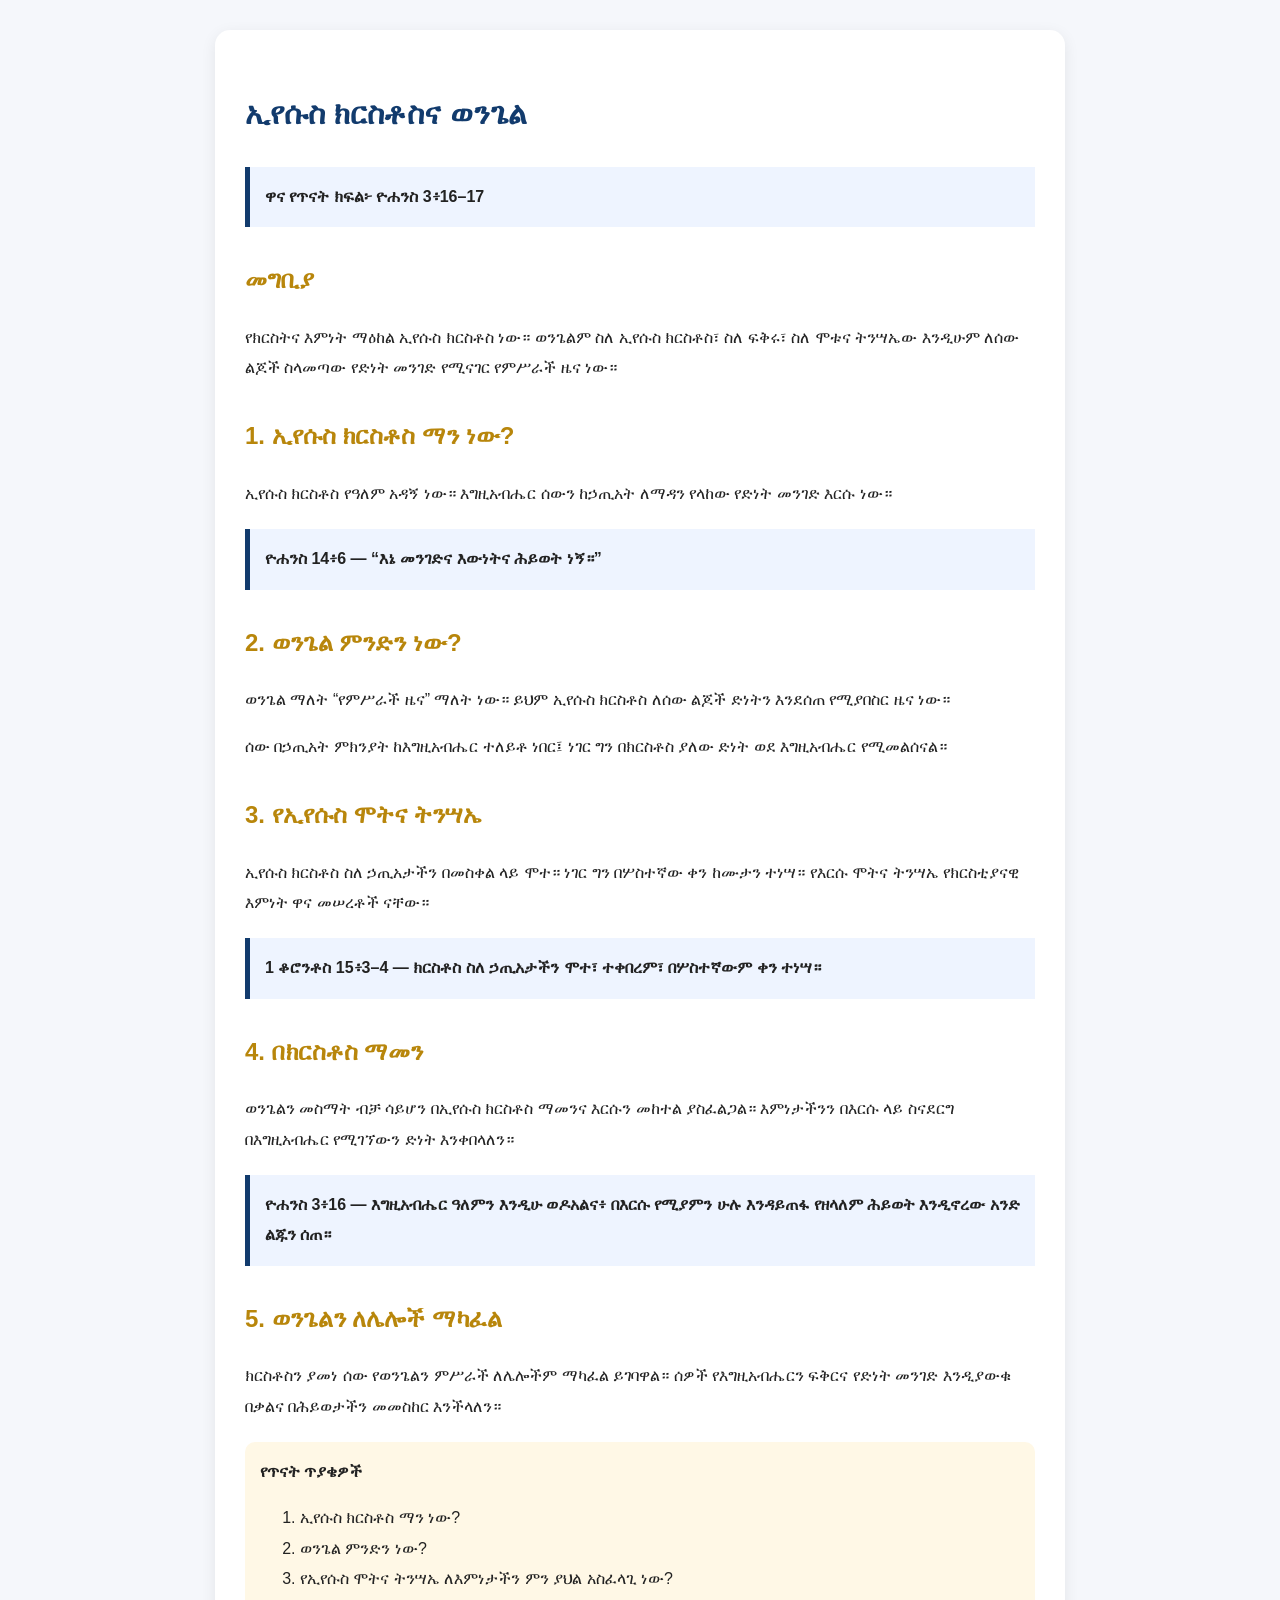
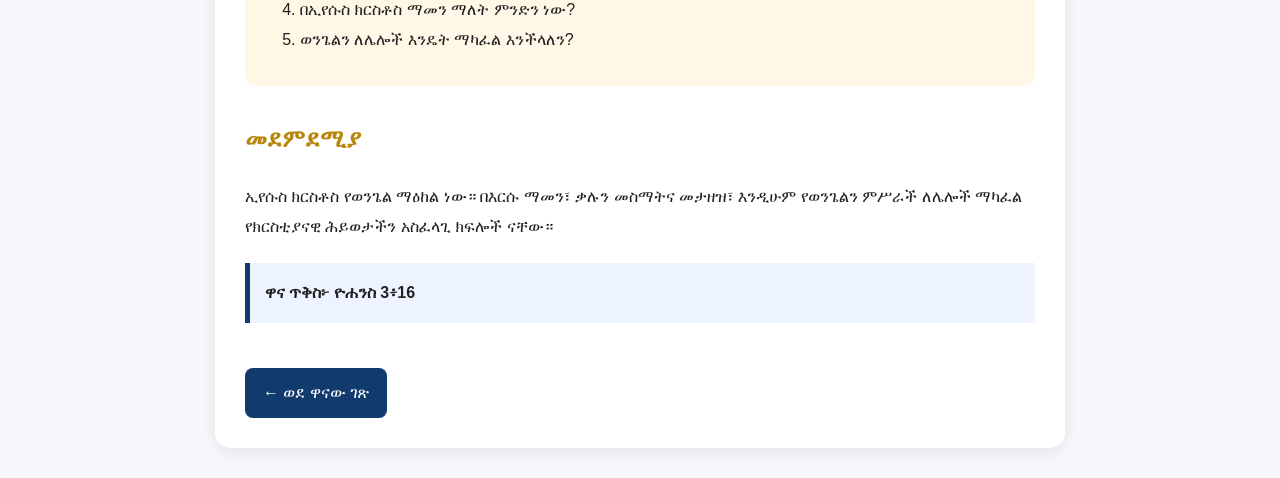
<file: bible-study-jesus.html>
<!DOCTYPE html>
<html lang="am">
<head>
  <meta charset="UTF-8">
  <meta name="viewport" content="width=device-width, initial-scale=1.0">
  <title>ኢየሱስ ክርስቶስና ወንጌል - የመጽሐፍ ቅዱስ ጥናት</title>

  <style>
    body {
      margin: 0;
      font-family: "Noto Sans Ethiopic", Arial, sans-serif;
      background: #f5f7fb;
      color: #222;
      line-height: 1.9;
    }

    .container {
      max-width: 850px;
      margin: auto;
      padding: 30px 20px;
    }

    article {
      background: white;
      padding: 30px;
      border-radius: 15px;
      box-shadow: 0 4px 15px rgba(0,0,0,0.08);
    }

    h1 {
      color: #123b6d;
      font-size: 30px;
    }

    h2 {
      color: #b8860b;
      margin-top: 30px;
    }

    .verse {
      background: #eef4ff;
      border-left: 5px solid #123b6d;
      padding: 15px;
      margin: 20px 0;
      font-weight: bold;
    }

    .question {
      background: #fff8e6;
      padding: 15px;
      margin: 20px 0;
      border-radius: 10px;
    }

    .back {
      display: inline-block;
      margin-top: 25px;
      text-decoration: none;
      color: white;
      background: #123b6d;
      padding: 10px 18px;
      border-radius: 8px;
    }
  </style>
</head>

<body>

<div class="container">
<article>

  <h1>ኢየሱስ ክርስቶስና ወንጌል</h1>

  <div class="verse">
    ዋና የጥናት ክፍል፦ ዮሐንስ 3፥16–17
  </div>

  <h2>መግቢያ</h2>

  <p>
    የክርስትና እምነት ማዕከል ኢየሱስ ክርስቶስ ነው።
    ወንጌልም ስለ ኢየሱስ ክርስቶስ፣ ስለ ፍቅሩ፣
    ስለ ሞቱና ትንሣኤው እንዲሁም ለሰው ልጆች ስላመጣው
    የድነት መንገድ የሚናገር የምሥራች ዜና ነው።
  </p>

  <h2>1. ኢየሱስ ክርስቶስ ማን ነው?</h2>

  <p>
    ኢየሱስ ክርስቶስ የዓለም አዳኝ ነው።
    እግዚአብሔር ሰውን ከኃጢአት ለማዳን የላከው
    የድነት መንገድ እርሱ ነው።
  </p>

  <div class="verse">
    ዮሐንስ 14፥6 — “እኔ መንገድና እውነትና ሕይወት ነኝ።”
  </div>

  <h2>2. ወንጌል ምንድን ነው?</h2>

  <p>
    ወንጌል ማለት “የምሥራች ዜና” ማለት ነው።
    ይህም ኢየሱስ ክርስቶስ ለሰው ልጆች ድነትን
    እንደሰጠ የሚያበስር ዜና ነው።
  </p>

  <p>
    ሰው በኃጢአት ምክንያት ከእግዚአብሔር ተለይቶ
    ነበር፤ ነገር ግን በክርስቶስ ያለው ድነት
    ወደ እግዚአብሔር የሚመልሰናል።
  </p>

  <h2>3. የኢየሱስ ሞትና ትንሣኤ</h2>

  <p>
    ኢየሱስ ክርስቶስ ስለ ኃጢአታችን በመስቀል ላይ
    ሞተ። ነገር ግን በሦስተኛው ቀን ከሙታን ተነሣ።
    የእርሱ ሞትና ትንሣኤ የክርስቲያናዊ እምነት
    ዋና መሠረቶች ናቸው።
  </p>

  <div class="verse">
    1 ቆሮንቶስ 15፥3–4 — ክርስቶስ ስለ ኃጢአታችን ሞተ፣
    ተቀበረም፣ በሦስተኛውም ቀን ተነሣ።
  </div>

  <h2>4. በክርስቶስ ማመን</h2>

  <p>
    ወንጌልን መስማት ብቻ ሳይሆን በኢየሱስ ክርስቶስ
    ማመንና እርሱን መከተል ያስፈልጋል።
    እምነታችንን በእርሱ ላይ ስናደርግ በእግዚአብሔር
    የሚገኘውን ድነት እንቀበላለን።
  </p>

  <div class="verse">
    ዮሐንስ 3፥16 — እግዚአብሔር ዓለምን እንዲሁ ወዶአልና፥
    በእርሱ የሚያምን ሁሉ እንዳይጠፋ የዘላለም ሕይወት
    እንዲኖረው አንድ ልጁን ሰጠ።
  </div>

  <h2>5. ወንጌልን ለሌሎች ማካፈል</h2>

  <p>
    ክርስቶስን ያመነ ሰው የወንጌልን ምሥራች
    ለሌሎችም ማካፈል ይገባዋል።
    ሰዎች የእግዚአብሔርን ፍቅርና የድነት መንገድ
    እንዲያውቁ በቃልና በሕይወታችን መመስከር እንችላለን።
  </p>

  <div class="question">
    <strong>የጥናት ጥያቄዎች</strong>
    <ol>
      <li>ኢየሱስ ክርስቶስ ማን ነው?</li>
      <li>ወንጌል ምንድን ነው?</li>
      <li>የኢየሱስ ሞትና ትንሣኤ ለእምነታችን ምን ያህል አስፈላጊ ነው?</li>
      <li>በኢየሱስ ክርስቶስ ማመን ማለት ምንድን ነው?</li>
      <li>ወንጌልን ለሌሎች እንዴት ማካፈል እንችላለን?</li>
    </ol>
  </div>

  <h2>መደምደሚያ</h2>

  <p>
    ኢየሱስ ክርስቶስ የወንጌል ማዕከል ነው።
    በእርሱ ማመን፣ ቃሉን መስማትና መታዘዝ፣
    እንዲሁም የወንጌልን ምሥራች ለሌሎች ማካፈል
    የክርስቲያናዊ ሕይወታችን አስፈላጊ ክፍሎች ናቸው።
  </p>

  <div class="verse">
    ዋና ጥቅስ፦ ዮሐንስ 3፥16
  </div>

  <a class="back" href="./index.html">← ወደ ዋናው ገጽ</a>

</article>
</div>

</body>
</html>
</file>
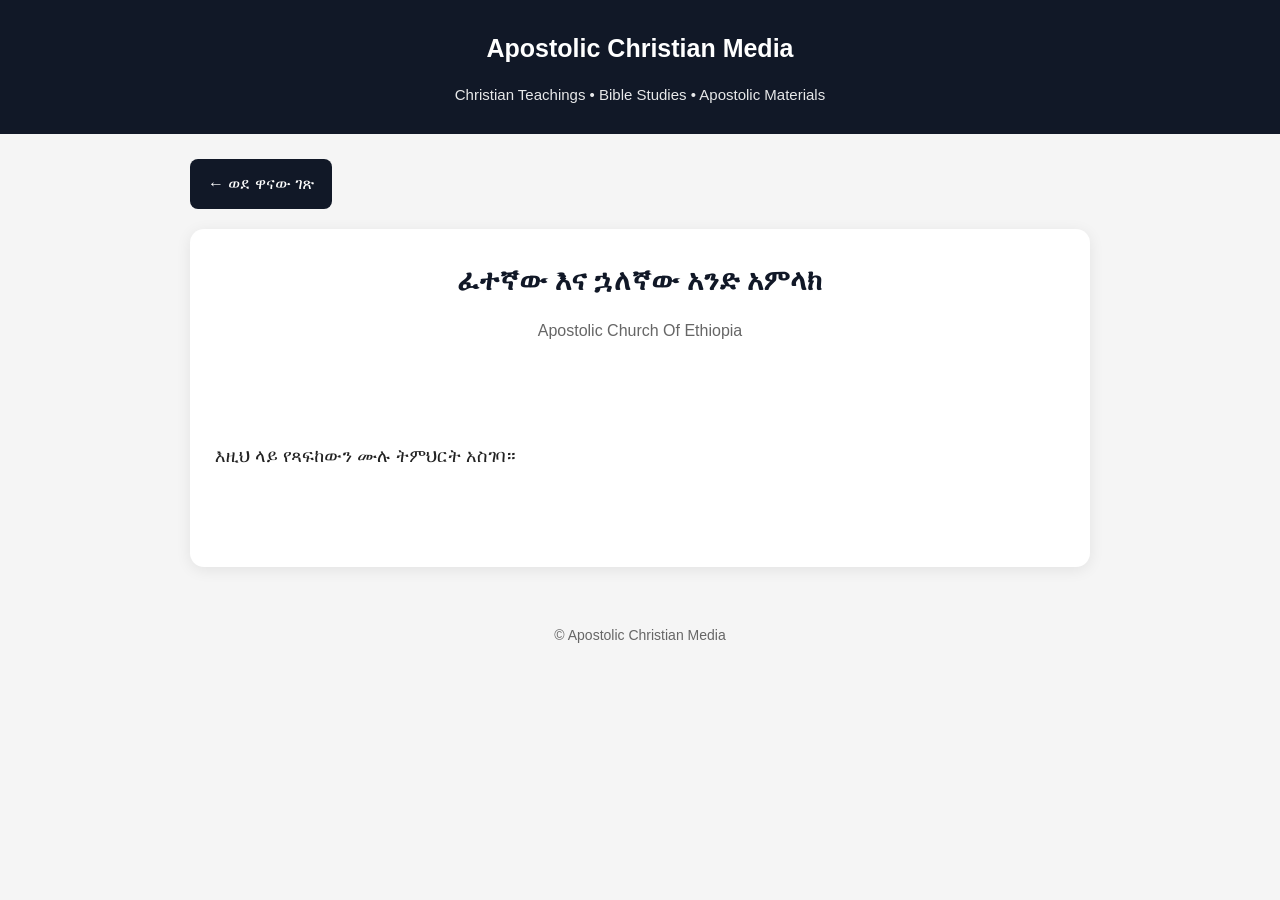
<file: one-god.html>
<!DOCTYPE html>
<html lang="am">
<head>
  <meta charset="UTF-8">
  <meta name="viewport" content="width=device-width, initial-scale=1.0">

  <title>ፈተኛው እና ኋለኛው አንድ አምላክ | Apostolic Christian Media</title>

  <meta name="description"
        content="ፈተኛው እና ኋለኛው አንድ አምላክ - Apostolic Christian Media">

  <style>
    * {
      box-sizing: border-box;
    }

    body {
      margin: 0;
      font-family: Arial, "Noto Sans Ethiopic", sans-serif;
      background: #f5f5f5;
      color: #222;
      line-height: 1.9;
    }

    header {
      background: #111827;
      color: white;
      padding: 25px 15px;
      text-align: center;
    }

    header h1 {
      margin: 0;
      font-size: 25px;
    }

    header p {
      margin: 8px 0 0;
      font-size: 15px;
      opacity: 0.9;
    }

    .container {
      width: 94%;
      max-width: 900px;
      margin: 25px auto;
    }

    .article {
      background: white;
      padding: 25px;
      border-radius: 14px;
      box-shadow: 0 3px 15px rgba(0,0,0,0.08);
    }

    .article-title {
      text-align: center;
      margin-bottom: 25px;
    }

    .article-title h2 {
      margin: 0;
      color: #111827;
      font-size: 28px;
    }

    .article-title p {
      color: #666;
      margin-top: 8px;
    }

    .content {
      white-space: pre-wrap;
      font-size: 18px;
    }

    .back-button {
      display: inline-block;
      margin-bottom: 20px;
      padding: 10px 18px;
      background: #111827;
      color: white;
      text-decoration: none;
      border-radius: 8px;
    }

    .back-button:hover {
      opacity: 0.85;
    }

    footer {
      text-align: center;
      padding: 30px 15px;
      color: #666;
      font-size: 14px;
    }

    @media (max-width: 600px) {
      .article {
        padding: 18px;
      }

      .article-title h2 {
        font-size: 23px;
      }

      .content {
        font-size: 17px;
      }
    }
  </style>
</head>

<body>

<header>
  <h1>Apostolic Christian Media</h1>
  <p>Christian Teachings • Bible Studies • Apostolic Materials</p>
</header>

<div class="container">

  <a href="index.html" class="back-button">
    ← ወደ ዋናው ገጽ
  </a>

  <article class="article">

    <div class="article-title">
      <h2>ፈተኛው እና ኋለኛው አንድ አምላክ</h2>
      <p>Apostolic Church Of Ethiopia</p>
    </div>

    <div class="content">

እዚህ ላይ የጻፍከውን ሙሉ ትምህርት አስገባ።

    </div>

  </article>

</div>

<footer>
  © Apostolic Christian Media
</footer>

</body>
</html>
</file>
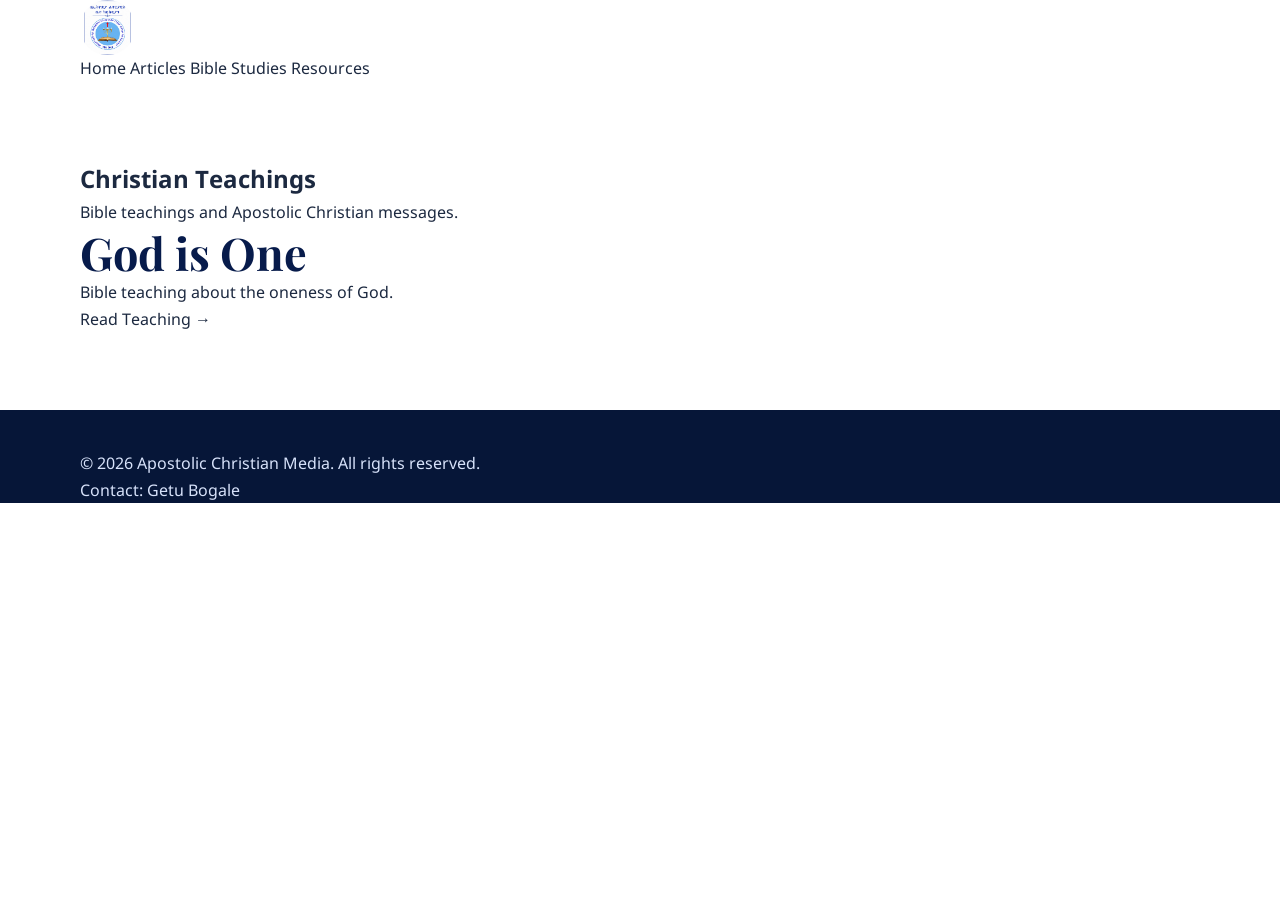
<file: teachings.html>
<!DOCTYPE html>
<html lang="en">
<head>
  <meta charset="UTF-8">
  <meta name="viewport" content="width=device-width, initial-scale=1.0">

  <title>Christian Teachings | Apostolic Christian Media</title>

  <meta
    name="description"
    content="Christian teachings, Bible studies, and Apostolic messages from Apostolic Christian Media."
  >

  <link rel="stylesheet" href="./style.css">
</head>

<body>

<header class="site-header">
  <div class="container">

    <a href="./index.html" class="brand">
      <img src="./logo.png" alt="Apostolic Christian Media logo">
    </a>

    <nav>
      <a href="./index.html">Home</a>
      <a href="./index.html#articles">Articles</a>
      <a href="./index.html#studies">Bible Studies</a>
      <a href="./index.html#resources">Resources</a>
    </nav>

  </div>
</header>

<main>

  <section class="section">

    <div class="container">

      <h1>Christian Teachings</h1>

      <p>
        Bible teachings and Apostolic Christian messages.
      </p>

      <div id="teachings-list">

        <article class="teaching-card">
          <h2>God is One</h2>

          <p>
            Bible teaching about the oneness of God.
          </p>

          <a href="god-is-one/">
            Read Teaching →
          </a>
        </article>

      </div>

    </div>

  </section>

</main>

<footer class="site-footer">
  <div class="container">

    <p>© 2026 Apostolic Christian Media. All rights reserved.</p>

    <p>Contact: Getu Bogale</p>

  </div>
</footer>

</body>
</html>
</file>
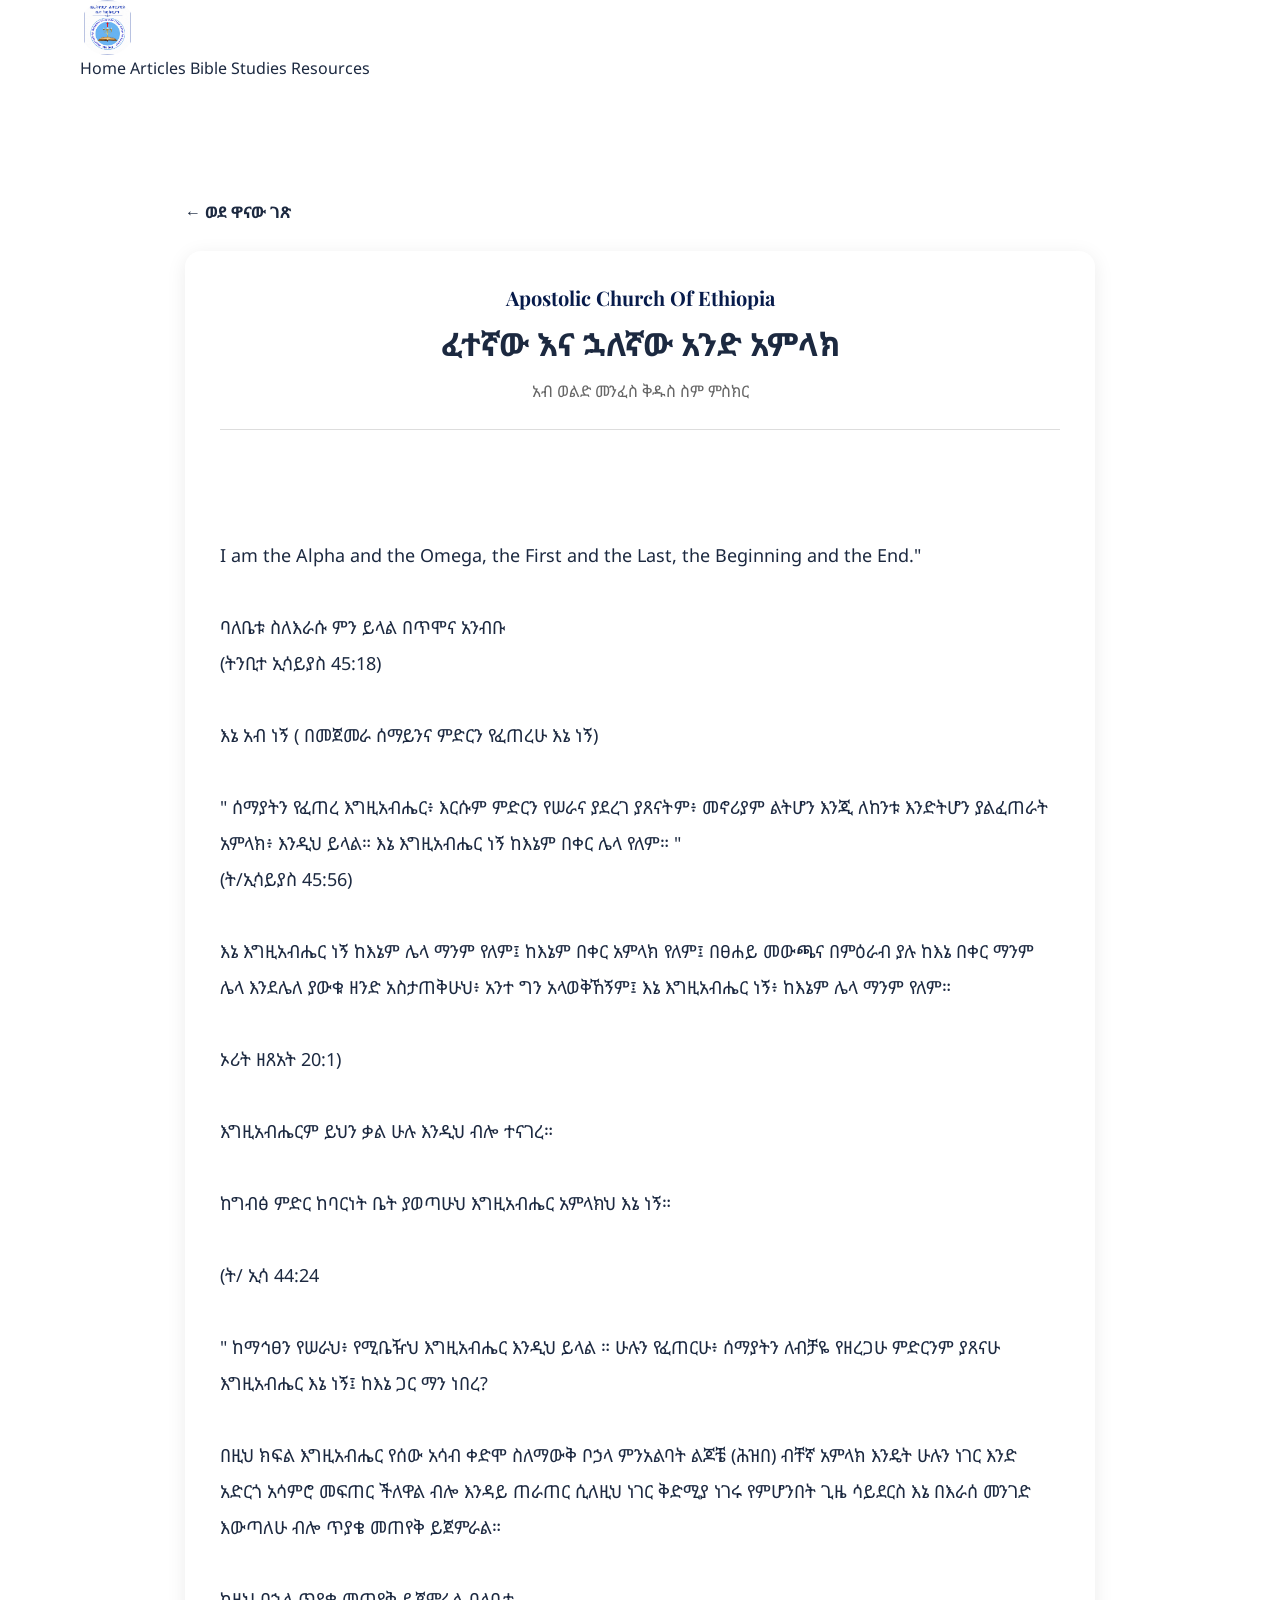
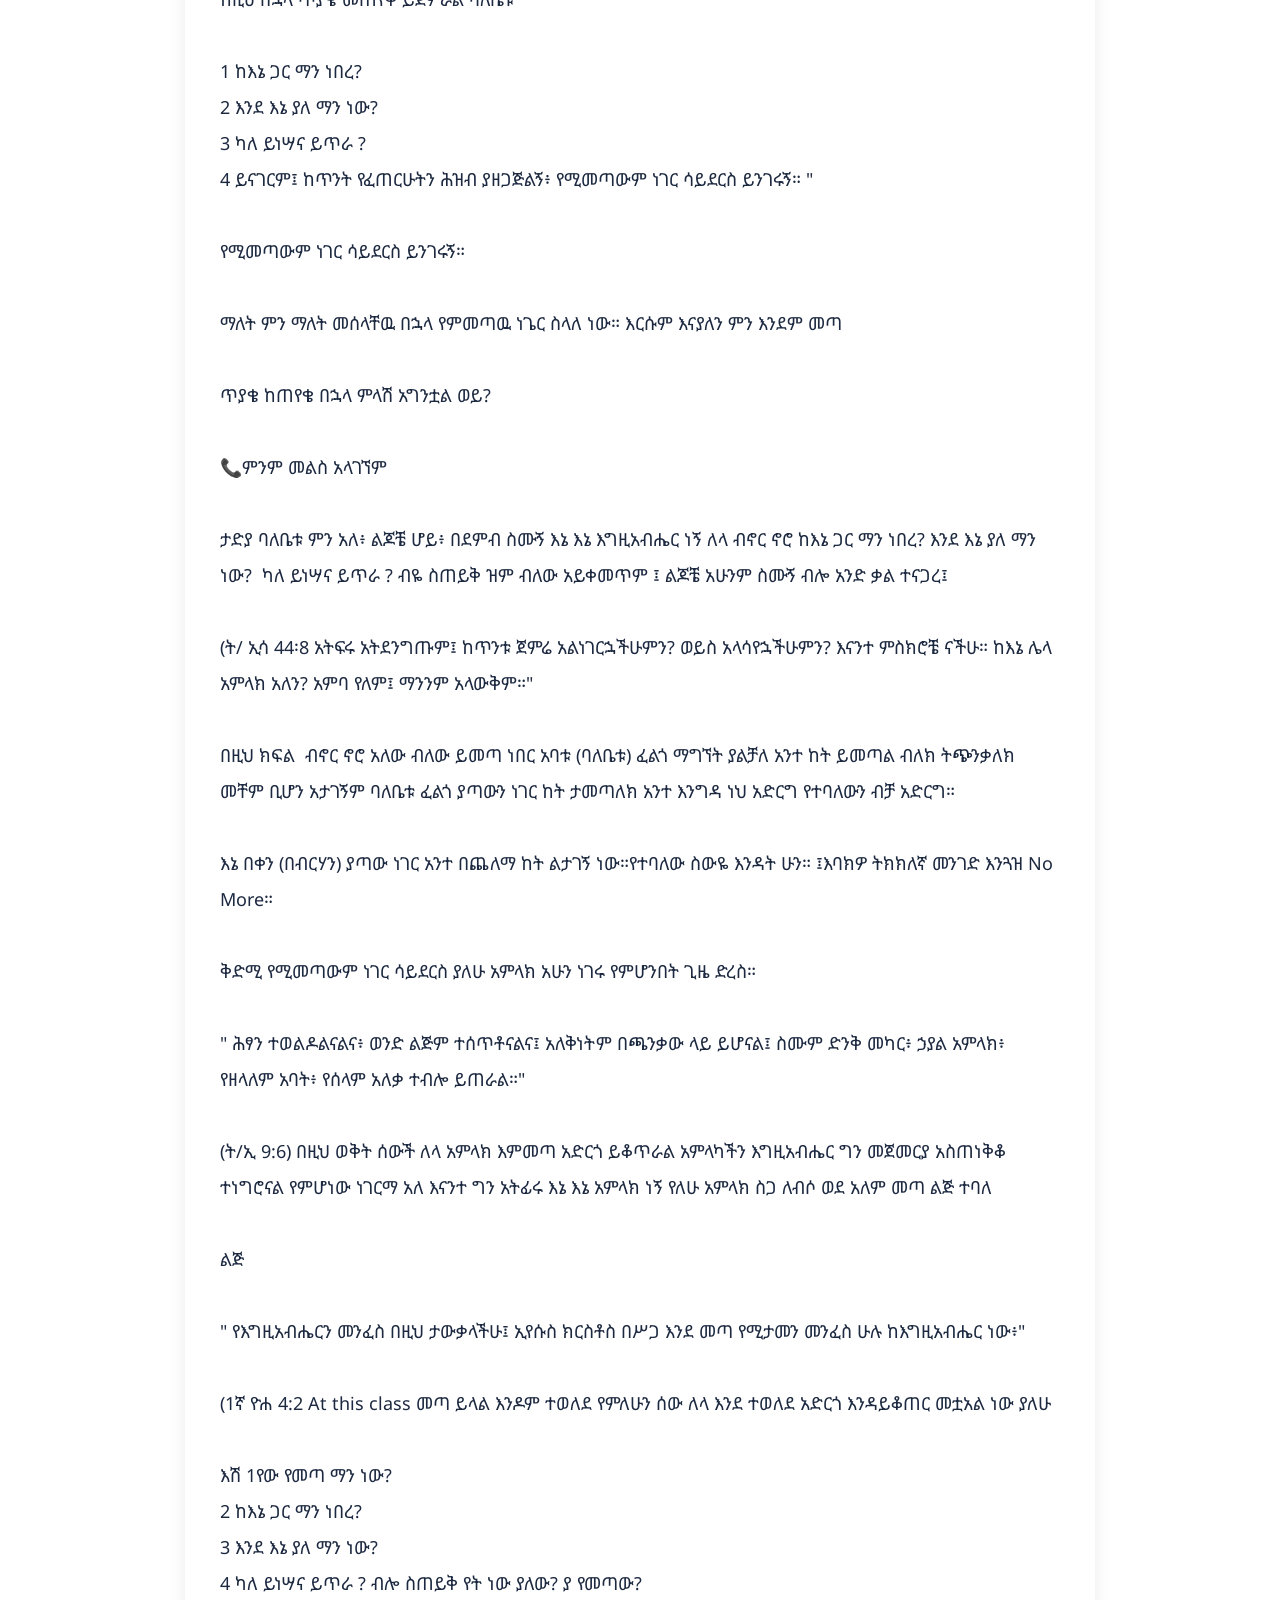
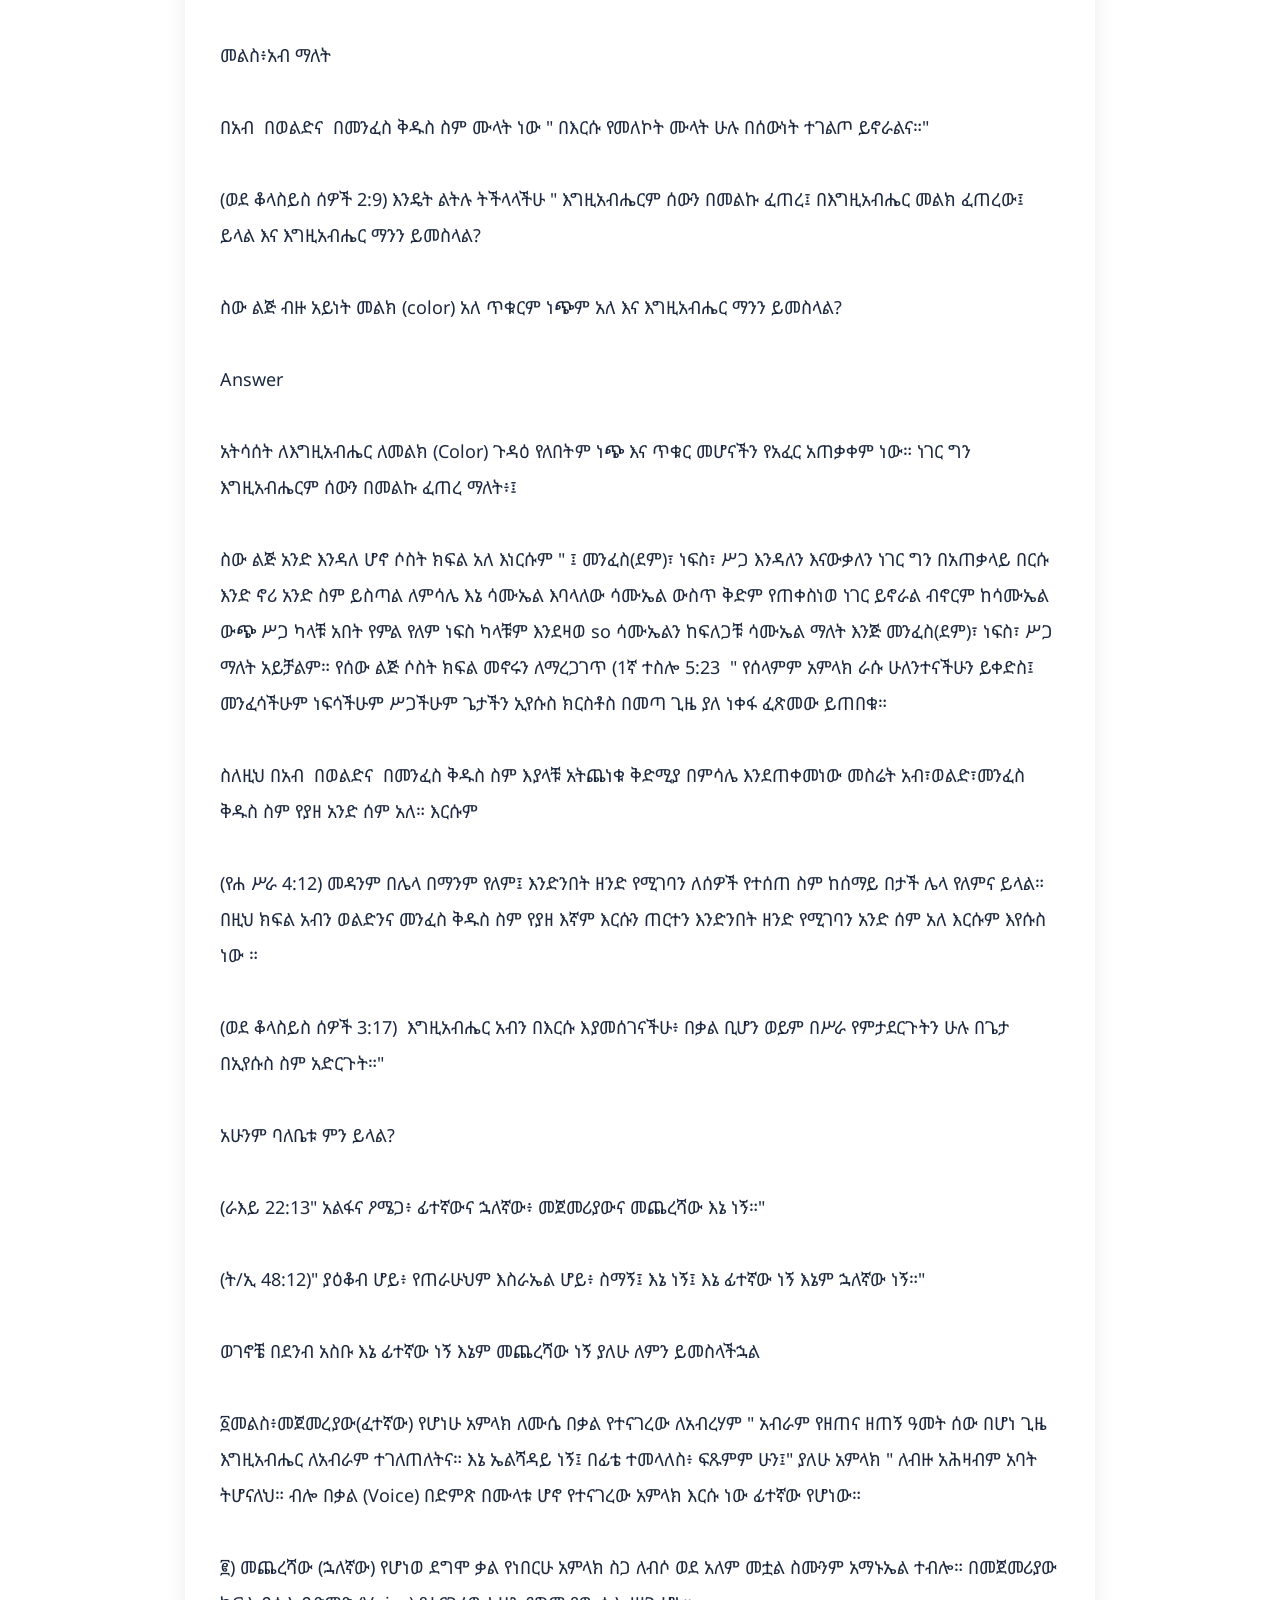
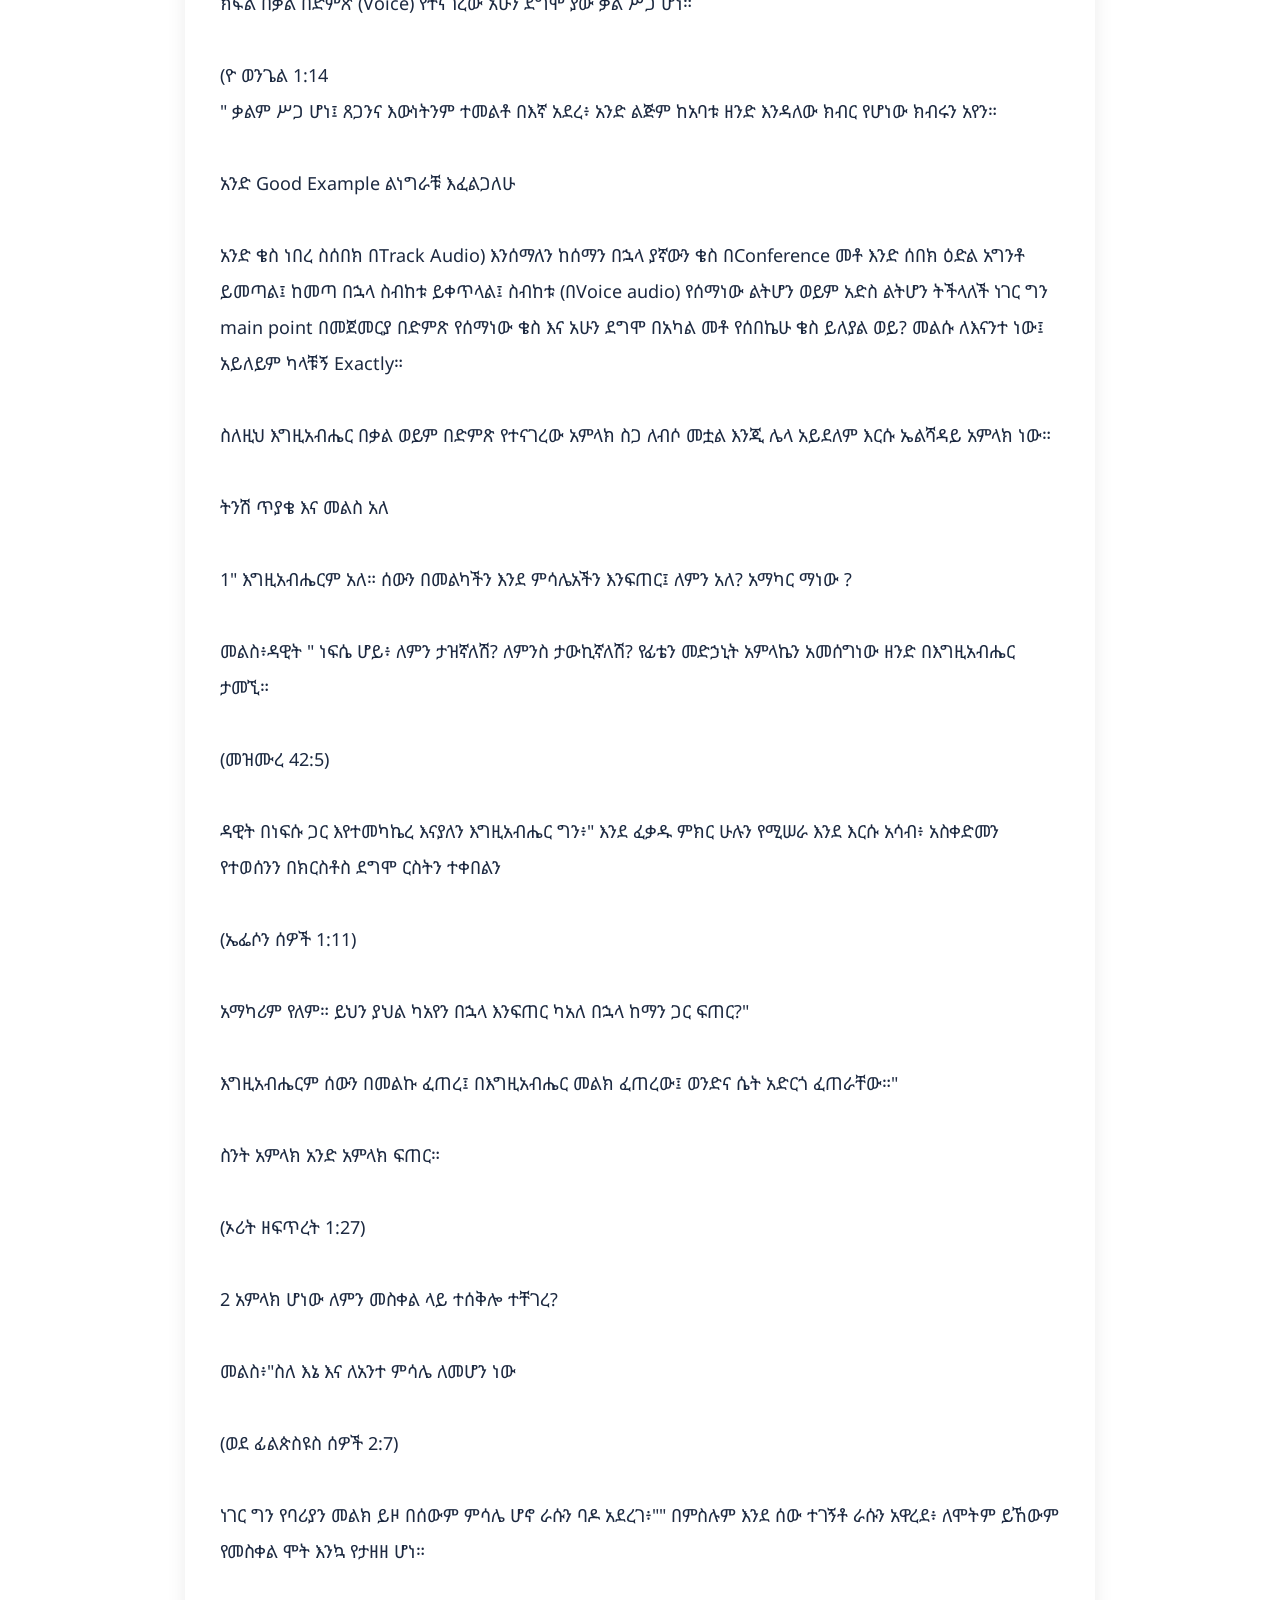
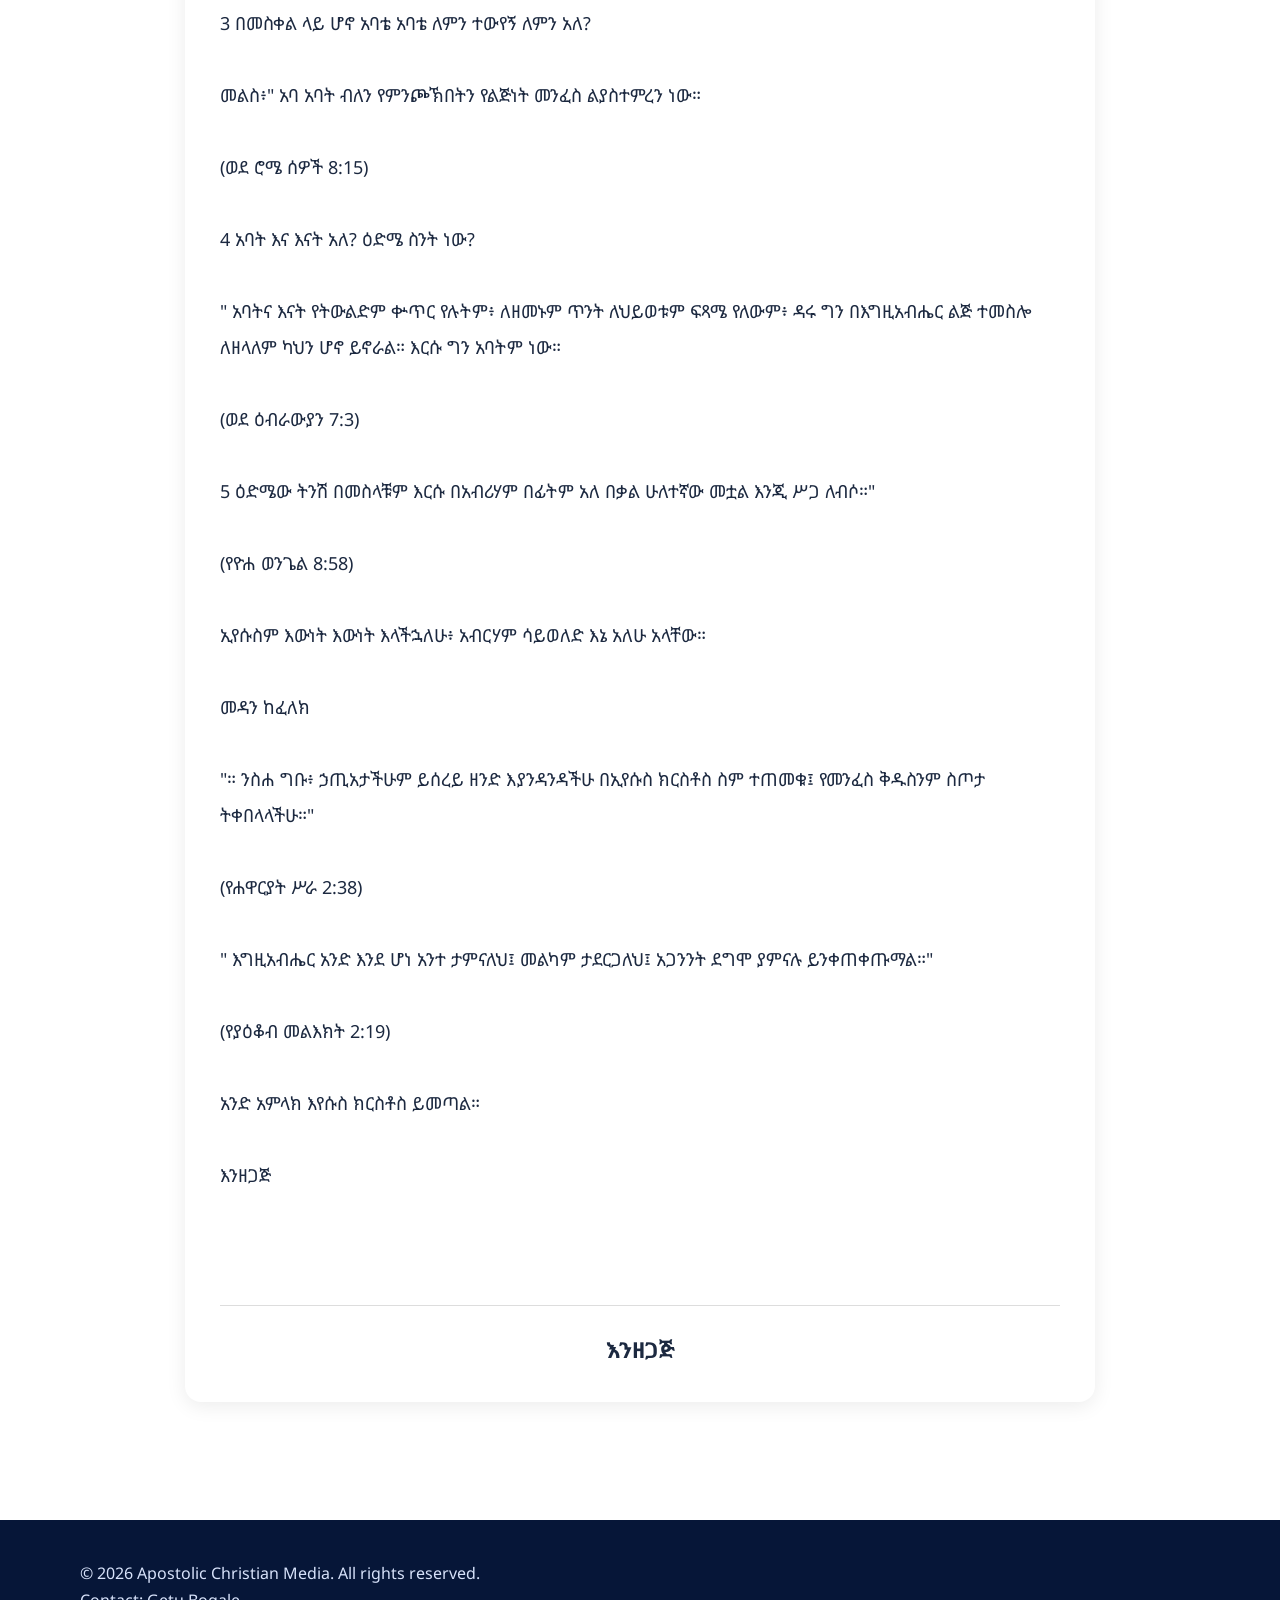
<file: written-teachings.html>
<!DOCTYPE html>
<html lang="am">
<head>
  <meta charset="UTF-8">
  <meta name="viewport" content="width=device-width, initial-scale=1.0">

  <title>ፈተኛው እና ኋለኛው አንድ አምላክ | Apostolic Christian Media</title>

  <meta name="description" content="ፈተኛው እና ኋለኛው አንድ አምላክ - Apostolic Church Of Ethiopia">

  <link rel="stylesheet" href="./style.css">

  <style>
    .teaching-page {
      max-width: 950px;
      margin: 40px auto;
      padding: 0 20px;
    }

    .back-link {
      display: inline-block;
      margin-bottom: 25px;
      text-decoration: none;
      font-weight: bold;
    }

    .teaching-card {
      background: #fff;
      padding: 35px;
      border-radius: 16px;
      box-shadow: 0 4px 20px rgba(0,0,0,0.08);
    }

    .teaching-header {
      text-align: center;
      margin-bottom: 35px;
      border-bottom: 1px solid #ddd;
      padding-bottom: 25px;
    }

    .teaching-header h1 {
      font-size: 32px;
      line-height: 1.5;
      margin-bottom: 10px;
    }

    .teaching-header h2 {
      font-size: 20px;
      margin-bottom: 10px;
    }

    .teaching-header p {
      color: #666;
    }

    .teaching-content {
      white-space: pre-wrap;
      font-size: 18px;
      line-height: 2;
      word-wrap: break-word;
    }

    .teaching-content strong {
      font-weight: bold;
    }

    .end-message {
      text-align: center;
      margin-top: 40px;
      padding-top: 25px;
      border-top: 1px solid #ddd;
      font-size: 22px;
      font-weight: bold;
    }

    @media (max-width: 600px) {
      .teaching-page {
        padding: 0 12px;
        margin: 25px auto;
      }

      .teaching-card {
        padding: 20px;
      }

      .teaching-header h1 {
        font-size: 25px;
      }

      .teaching-content {
        font-size: 17px;
        line-height: 1.9;
      }
    }
  </style>
</head>

<body>

<header class="site-header">
  <div class="container">

    <a href="./index.html" class="brand">
      <img src="./logo.png" alt="Apostolic Christian Media logo">
    </a>

    <nav>
      <a href="./index.html">Home</a>
      <a href="./index.html#articles">Articles</a>
      <a href="./index.html#studies">Bible Studies</a>
      <a href="./index.html#resources">Resources</a>
    </nav>

  </div>
</header>

<main>

  <section class="section">

    <div class="teaching-page">

      <a class="back-link" href="./index.html">
        ← ወደ ዋናው ገጽ
      </a>

      <article class="teaching-card">

        <div class="teaching-header">

          <h2>Apostolic Church Of Ethiopia</h2>

          <h1>
            ፈተኛው እና ኋለኛው አንድ አምላክ
          </h1>

          <p>
            አብ ወልድ መንፈስ ቅዱስ ስም ምስክር
          </p>

        </div>

        <div class="teaching-content">

I am the Alpha and the Omega, the First and the Last, the Beginning and the End."

ባለቤቱ ስለእራሱ ምን ይላል በጥሞና አንብቡ
(ትንቢተ ኢሳይያስ 45:18)

እኔ አብ ነኝ ( በመጀመራ ሰማይንና ምድርን የፈጠረሁ እኔ ነኝ)

" ሰማያትን የፈጠረ እግዚአብሔር፥ እርሱም ምድርን የሠራና ያደረገ ያጸናትም፥ መኖሪያም ልትሆን እንጂ ለከንቱ እንድትሆን ያልፈጠራት አምላክ፥ እንዲህ ይላል። እኔ እግዚአብሔር ነኝ ከእኔም በቀር ሌላ የለም። "
(ት/ኢሳይያስ 45:56)

እኔ እግዚአብሔር ነኝ ከእኔም ሌላ ማንም የለም፤ ከእኔም በቀር አምላክ የለም፤ በፀሐይ መውጫና በምዕራብ ያሉ ከእኔ በቀር ማንም ሌላ እንደሌለ ያውቁ ዘንድ አስታጠቅሁህ፥ አንተ ግን አላወቅኸኝም፤ እኔ እግዚአብሔር ነኝ፥ ከእኔም ሌላ ማንም የለም።

ኦሪት ዘጸአት 20:1)

እግዚአብሔርም ይህን ቃል ሁሉ እንዲህ ብሎ ተናገረ።

ከግብፅ ምድር ከባርነት ቤት ያወጣሁህ እግዚአብሔር አምላክህ እኔ ነኝ።

(ት/ ኢሳ 44:24

" ከማኅፀን የሠራህ፥ የሚቤዥህ እግዚአብሔር እንዲህ ይላል ። ሁሉን የፈጠርሁ፥ ሰማያትን ለብቻዬ የዘረጋሁ ምድርንም ያጸናሁ እግዚአብሔር እኔ ነኝ፤ ከእኔ ጋር ማን ነበረ?

በዚህ ክፍል እግዚአብሔር የሰው አሳብ ቀድሞ ስለማውቅ ቦኃላ ምንአልባት ልጆቼ (ሕዝበ) ብቸኛ አምላክ እንዴት ሁሉን ነገር እንድ አድርጎ አሳምሮ መፍጠር ችለዋል ብሎ እንዳይ ጠራጠር ሲለዚህ ነገር ቅድሚያ ነገሩ የምሆንበት ጊዜ ሳይደርስ እኔ በእራሰ መንገድ እውጣለሁ ብሎ ጥያቄ መጠየቅ ይጀምራል።

ከዚህ በኋላ ጥያቄ መጠየቅ ይጀምራል ባለቤቱ

1 ከእኔ ጋር ማን ነበረ?
2 እንደ እኔ ያለ ማን ነው?
3 ካለ ይነሣና ይጥራ ?
4 ይናገርም፤ ከጥንት የፈጠርሁትን ሕዝብ ያዘጋጅልኝ፥ የሚመጣውም ነገር ሳይደርስ ይንገሩኝ። "

የሚመጣውም ነገር ሳይደርስ ይንገሩኝ።

ማለት ምን ማለት መሰላቸዉ በኋላ የምመጣዉ ነጌር ስላለ ነው። እርሱም እናያለን ምን እንደም መጣ

ጥያቄ ከጠየቄ በኋላ ምላሽ አግንቷል ወይ?

📞ምንም መልስ አላገኘም

ታድያ ባለቤቱ ምን አለ፥ ልጆቼ ሆይ፥ በደምብ ስሙኝ እኔ እኔ እግዚአብሔር ነኝ ለላ ብኖር ኖሮ ከእኔ ጋር ማን ነበረ? እንደ እኔ ያለ ማን ነው?  ካለ ይነሣና ይጥራ ? ብዬ ስጠይቅ ዝም ብለው አይቀመጥም ፤ ልጆቼ አሁንም ስሙኝ ብሎ አንድ ቃል ተናጋረ፤

(ት/ ኢሳ 44፡8 አትፍሩ አትደንግጡም፤ ከጥንቱ ጀምሬ አልነገርኋችሁምን? ወይስ አላሳየኋችሁምን? እናንተ ምስክሮቼ ናችሁ። ከእኔ ሌላ አምላክ አለን? አምባ የለም፤ ማንንም አላውቅም።"

በዚህ ክፍል  ብኖር ኖሮ አለው ብለው ይመጣ ነበር አባቱ (ባለቤቱ) ፈልጎ ማግኘት ያልቻለ አንተ ከት ይመጣል ብለክ ትጭንቃለክ መቸም ቢሆን አታገኝም ባለቤቱ ፈልጎ ያጣውን ነገር ከት ታመጣለክ አንተ እንግዳ ነህ አድርግ የተባለውን ብቻ አድርግ።

እኔ በቀን (በብርሃን) ያጣው ነገር አንተ በጨለማ ከት ልታገኝ ነው።የተባለው ስውዬ እንዳት ሁን። ፤እባክዎ ትክክለኛ መንገድ እንጓዝ No More።

ቅድሚ የሚመጣውም ነገር ሳይደርስ ያለሁ አምላክ አሁን ነገሩ የምሆንበት ጊዜ ድረስ።

" ሕፃን ተወልዶልናልና፥ ወንድ ልጅም ተሰጥቶናልና፤ አለቅነትም በጫንቃው ላይ ይሆናል፤ ስሙም ድንቅ መካር፥ ኃያል አምላክ፥ የዘላለም አባት፥ የሰላም አለቃ ተብሎ ይጠራል።"

(ት/ኢ 9:6) በዚህ ወቅት ሰውች ለላ አምላክ እምመጣ አድርጎ ይቆጥራል አምላካችን እግዚአብሔር ግን መጀመርያ አስጠነቅቆ ተነግሮናል የምሆነው ነገርማ አለ እናንተ ግን አትፊሩ እኔ እኔ አምላክ ነኝ የለሁ አምላክ ስጋ ለብሶ ወደ አለም መጣ ልጅ ተባለ

ልጅ

" የእግዚአብሔርን መንፈስ በዚህ ታውቃላችሁ፤ ኢየሱስ ክርስቶስ በሥጋ እንደ መጣ የሚታመን መንፈስ ሁሉ ከእግዚአብሔር ነው፥"

(1ኛ ዮሐ 4:2 At this class መጣ ይላል እንዶም ተወለደ የምለሁን ሰው ለላ እንደ ተወለደ አድርጎ እንዳይቆጠር መቷአል ነው ያለሁ

እሽ 1የው የመጣ ማን ነው?
2 ከእኔ ጋር ማን ነበረ?
3 እንደ እኔ ያለ ማን ነው?
4 ካለ ይነሣና ይጥራ ? ብሎ ስጠይቅ የት ነው ያለው? ያ የመጣው?

መልስ፥አብ ማለት

በአብ  በወልድና  በመንፈስ ቅዱስ ስም ሙላት ነው " በእርሱ የመለኮት ሙላት ሁሉ በሰውነት ተገልጦ ይኖራልና።"

(ወደ ቆላስይስ ሰዎች 2:9) እንዴት ልትሉ ትችላላችሁ " እግዚአብሔርም ሰውን በመልኩ ፈጠረ፤ በእግዚአብሔር መልክ ፈጠረው፤ ይላል እና እግዚአብሔር ማንን ይመስላል?

ስው ልጅ ብዙ አይነት መልክ (color) አለ ጥቁርም ነጭም አለ እና እግዚአብሔር ማንን ይመስላል?

Answer

አትሳሰት ለእግዚአብሔር ለመልክ (Color) ጉዳዕ የለበትም ነጭ እና ጥቁር መሆናችን የአፈር አጠቃቀም ነው። ነገር ግን እግዚአብሔርም ሰውን በመልኩ ፈጠረ ማለት፥፤

ስው ልጅ አንድ እንዳለ ሆኖ ሶስት ክፍል አለ እነርሱም " ፤ መንፈስ(ደም)፣ ነፍስ፣ ሥጋ እንዳለን እናውቃለን ነገር ግን በአጠቃላይ በርሱ እንድ ኖሪ አንድ ስም ይስጣል ለምሳሌ እኔ ሳሙኤል እባላለው ሳሙኤል ውስጥ ቅድም የጠቀስነወ ነገር ይኖራል ብኖርም ከሳሙኤል ውጭ ሥጋ ካላቹ አበት የምል የለም ነፍስ ካላቹም እንደዛወ so ሳሙኤልን ከፍለጋቹ ሳሙኤል ማለት እንጅ መንፈስ(ደም)፣ ነፍስ፣ ሥጋ ማለት አይቻልም። የሰው ልጅ ሶስት ክፍል መኖሩን ለማረጋገጥ (1ኛ ተስሎ 5:23  " የሰላምም አምላክ ራሱ ሁለንተናችሁን ይቀድስ፤ መንፈሳችሁም ነፍሳችሁም ሥጋችሁም ጌታችን ኢየሱስ ክርስቶስ በመጣ ጊዜ ያለ ነቀፋ ፈጽመው ይጠበቁ።

ስለዚህ በአብ  በወልድና  በመንፈስ ቅዱስ ስም እያላቹ አትጨነቁ ቅድሚያ በምሳሌ እንደጠቀመነው መስሬት አብ፣ወልድ፣መንፈስ ቅዱስ ስም የያዘ አንድ ሰም አለ። እርሱም

(የሐ ሥራ 4:12) መዳንም በሌላ በማንም የለም፤ እንድንበት ዘንድ የሚገባን ለሰዎች የተሰጠ ስም ከሰማይ በታች ሌላ የለምና ይላል። በዚህ ክፍል አብን ወልድንና መንፈስ ቅዱስ ስም የያዘ እኛም እርሱን ጠርተን እንድንበት ዘንድ የሚገባን አንድ ሰም አለ እርሱም እየሱስ ነው ።

(ወደ ቆላስይስ ሰዎች 3:17)  እግዚአብሔር አብን በእርሱ እያመሰገናችሁ፥ በቃል ቢሆን ወይም በሥራ የምታደርጉትን ሁሉ በጌታ በኢየሱስ ስም አድርጉት።"

አሁንም ባለቤቱ ምን ይላል?

(ራእይ 22:13" አልፋና ዖሜጋ፥ ፊተኛውና ኋለኛው፥ መጀመሪያውና መጨረሻው እኔ ነኝ።"

(ት/ኢ 48:12)" ያዕቆብ ሆይ፥ የጠራሁህም እስራኤል ሆይ፥ ስማኝ፤ እኔ ነኝ፤ እኔ ፊተኛው ነኝ እኔም ኋለኛው ነኝ።"

ወገኖቼ በደንብ አስቡ እኔ ፊተኛው ነኝ እኔም መጨረሻው ነኝ ያለሁ ለምን ይመስላችኋል

፩መልስ፥መጀመረያው(ፈተኛው) የሆነሁ አምላክ ለሙሴ በቃል የተናገረው ለአብረሃም " አብራም የዘጠና ዘጠኝ ዓመት ሰው በሆነ ጊዜ እግዚአብሔር ለአብራም ተገለጠለትና። እኔ ኤልሻዳይ ነኝ፤ በፊቴ ተመላለስ፥ ፍጹምም ሁን፤" ያለሁ አምላክ " ለብዙ አሕዛብም አባት ትሆናለህ። ብሎ በቃል (Voice) በድምጽ በሙላቱ ሆኖ የተናገረው አምላክ እርሱ ነው ፊተኛው የሆነው።

፪) መጨረሻው (ኋለኛው) የሆነወ ደግሞ ቃል የነበርሁ አምላክ ስጋ ለብሶ ወደ አለም መቷል ስሙንም አማኑኤል ተብሎ። በመጀመሪያው ክፍል በቃል በድምጽ (Voice) የተናገረው አሁን ደግሞ ያው ቃል ሥጋ ሆነ።

(ዮ ወንጌል 1:14
" ቃልም ሥጋ ሆነ፤ ጸጋንና እውነትንም ተመልቶ በእኛ አደረ፥ አንድ ልጅም ከአባቱ ዘንድ እንዳለው ክብር የሆነው ክብሩን አየን።

አንድ Good Example ልነግራቹ እፈልጋለሁ

አንድ ቄስ ነበረ ስሰበክ በTrack Audio) እንሰማለን ከሰማን በኋላ ያኛውን ቄስ በConference መቶ እንድ ሰበክ ዕድል አግንቶ ይመጣል፤ ከመጣ በኋላ ስብከቱ ይቀጥላል፤ ስብከቱ (በVoice audio) የሰማነው ልትሆን ወይም አድስ ልትሆን ትችላለች ነገር ግን main point በመጀመርያ በድምጽ የሰማነው ቄስ እና አሁን ደግሞ በአካል መቶ የሰበኬሁ ቄስ ይለያል ወይ? መልሱ ለእናንተ ነው፤ አይለይም ካላቹኝ Exactly።

ስለዚህ እግዚአብሔር በቃል ወይም በድምጽ የተናገረው አምላክ ስጋ ለብሶ መቷል እንጂ ሌላ አይደለም እርሱ ኤልሻዳይ አምላክ ነው።

ትንሽ ጥያቄ እና መልስ አለ

1" እግዚአብሔርም አለ። ሰውን በመልካችን እንደ ምሳሌአችን እንፍጠር፤ ለምን አለ? አማካር ማነው ?

መልስ፥ዳዊት " ነፍሴ ሆይ፥ ለምን ታዝኛለሽ? ለምንስ ታውኪኛለሽ? የፊቴን መድኃኒት አምላኬን አመሰግነው ዘንድ በእግዚአብሔር ታመኚ።

(መዝሙረ 42:5)

ዳዊት በነፍሱ ጋር እየተመካኬረ እናያለን እግዚአብሔር ግን፥" እንደ ፈቃዱ ምክር ሁሉን የሚሠራ እንደ እርሱ አሳብ፥ አስቀድመን የተወሰንን በክርስቶስ ደግሞ ርስትን ተቀበልን

(ኤፌሶን ሰዎች 1:11)

አማካሪም የለም። ይህን ያህል ካአየን በኋላ እንፍጠር ካአለ በኋላ ከማን ጋር ፍጠር?"

እግዚአብሔርም ሰውን በመልኩ ፈጠረ፤ በእግዚአብሔር መልክ ፈጠረው፤ ወንድና ሴት አድርጎ ፈጠራቸው።"

ስንት አምላክ አንድ አምላክ ፍጠር።

(ኦሪት ዘፍጥረት 1:27)

2 አምላክ ሆነው ለምን መስቀል ላይ ተሰቅሎ ተቸገረ?

መልስ፥"ስለ እኔ እና ለአንተ ምሳሌ ለመሆን ነው

(ወደ ፊልጵስዩስ ሰዎች 2:7)

ነገር ግን የባሪያን መልክ ይዞ በሰውም ምሳሌ ሆኖ ራሱን ባዶ አደረገ፥"" በምስሉም እንደ ሰው ተገኝቶ ራሱን አዋረደ፥ ለሞትም ይኸውም የመስቀል ሞት እንኳ የታዘዘ ሆነ።

3 በመስቀል ላይ ሆኖ አባቴ አባቴ ለምን ተውየኝ ለምን አለ?

መልስ፥" አባ አባት ብለን የምንጮኽበትን የልጅነት መንፈስ ልያስተምረን ነው።

(ወደ ሮሜ ሰዎች 8:15)

4 አባት እና እናት አለ? ዕድሜ ስንት ነው?

" አባትና እናት የትውልድም ቍጥር የሉትም፥ ለዘመኑም ጥንት ለህይወቱም ፍጻሜ የለውም፥ ዳሩ ግን በእግዚአብሔር ልጅ ተመስሎ  ለዘላለም ካህን ሆኖ ይኖራል። እርሱ ግን አባትም ነው።

(ወደ ዕብራውያን 7:3)

5 ዕድሜው ትንሽ በመስላቹም እርሱ በአብሪሃም በፊትም አለ በቃል ሁለተኛው መቷል እንጂ ሥጋ ለብሶ።"

(የዮሐ ወንጌል 8:58)

ኢየሱስም እውነት እውነት እላችኋለሁ፥ አብርሃም ሳይወለድ እኔ አለሁ አላቸው።

መዳን ከፈለክ

"። ንስሐ ግቡ፥ ኃጢአታችሁም ይሰረይ ዘንድ እያንዳንዳችሁ በኢየሱስ ክርስቶስ ስም ተጠመቁ፤ የመንፈስ ቅዱስንም ስጦታ ትቀበላላችሁ።"

(የሐዋርያት ሥራ 2:38)

" እግዚአብሔር አንድ እንደ ሆነ አንተ ታምናለህ፤ መልካም ታደርጋለህ፤ አጋንንት ደግሞ ያምናሉ ይንቀጠቀጡማል።"

(የያዕቆብ መልእክት 2:19)

አንድ አምላክ እየሱስ ክርስቶስ ይመጣል።

እንዘጋጅ

        </div>

        <div class="end-message">
          እንዘጋጅ
        </div>

      </article>

    </div>

  </section>

</main>

<footer class="site-footer">
  <div class="container">

    <p>© 2026 Apostolic Christian Media. All rights reserved.</p>

    <p>Contact: Getu Bogale</p>

  </div>
</footer>

</body>
</html>
</file>
<file: style.css>
@import url('https://fonts.googleapis.com/css2?family=Noto+Sans+Ethiopic:wght@400;600;700&family=Playfair+Display:wght@600;700&display=swap');
:root{--blue:#123f9b;--deep:#071b4b;--gold:#c79a32;--cream:#f7f8fc;--text:#1c2940;--muted:#647086}
*{box-sizing:border-box;margin:0;padding:0}html{scroll-behavior:smooth}
body{font-family:'Noto Sans Ethiopic',Arial,sans-serif;color:var(--text);line-height:1.65;background:#fff}
a{text-decoration:none;color:inherit}.container{width:min(1120px,92%);margin:auto}
.header{position:sticky;top:0;z-index:30;background:rgba(255,255,255,.97);box-shadow:0 2px 18px rgba(0,0,0,.08)}
.nav-wrap{min-height:78px;display:flex;align-items:center;justify-content:space-between;gap:20px}.brand{display:flex;align-items:center;gap:11px}
.brand img{width:55px;height:55px;object-fit:contain;border-radius:50%}.brand strong{display:block;color:var(--deep);font-size:15px}.brand small{display:block;color:var(--blue);font-size:11px}
.nav{display:flex;align-items:center;gap:19px;font-size:13px;font-weight:700}.nav a:hover{color:var(--blue)}
.menu-btn,.lang-btn{background:none;border:0;cursor:pointer;font:inherit}.menu-btn{display:none;font-size:27px;color:var(--deep)}.lang-btn{color:var(--blue)}
.hero{min-height:650px;display:flex;align-items:center;position:relative;background:linear-gradient(115deg,#061638,#104ca5);overflow:hidden;color:#fff}
.hero:after{content:'✝';position:absolute;right:4%;bottom:-130px;font-size:560px;color:rgba(255,255,255,.035)}
.hero-shade{position:absolute;inset:0;background:radial-gradient(circle at 80% 25%,rgba(255,255,255,.16),transparent 28%)}
.hero-content{position:relative;z-index:2;padding:90px 0;max-width:760px}.eyebrow{font-size:12px;letter-spacing:2px;font-weight:700;color:var(--gold);margin-bottom:9px}
.hero h1{font-family:'Playfair Display',serif;font-size:clamp(42px,7vw,74px);line-height:1.08;margin:10px 0 15px}.hero .amharic{font-size:25px;font-weight:700}.hero-text{font-size:18px;color:#e4ecff;max-width:650px}
.buttons{display:flex;gap:12px;flex-wrap:wrap;margin-top:26px}.btn{display:inline-block;padding:11px 20px;border-radius:7px;border:1px solid transparent;font-weight:700;cursor:pointer}.primary{background:var(--gold);color:#fff}.secondary{border-color:rgba(255,255,255,.65);color:#fff}.outline{border-color:var(--blue);color:var(--blue)}
.stats{display:grid;grid-template-columns:repeat(3,1fr);background:#fff;box-shadow:0 7px 25px rgba(0,0,0,.07);position:relative;z-index:3}.stats div{text-align:center;padding:25px;border-right:1px solid #e5e9f1}.stats div:last-child{border:0}.stats strong{display:block;color:var(--blue);font-size:21px}.stats span{font-size:12px;color:var(--muted)}
.section{padding:78px 0}.section.light{background:var(--cream)}.section h2{font-family:'Playfair Display',serif;color:var(--deep);font-size:clamp(31px,4vw,45px);line-height:1.2}.center{text-align:center}.section-head{display:flex;justify-content:space-between;align-items:end;gap:20px;margin-bottom:28px}.text-link{color:var(--blue);font-weight:700}
.grid{display:grid;grid-template-columns:repeat(3,1fr);gap:22px}.content-card{border:1px solid #e3e8f2;border-radius:14px;overflow:hidden;background:#fff;box-shadow:0 8px 25px rgba(13,39,83,.05)}.thumb{height:170px;display:grid;place-items:center;font-size:65px;background:#dfeaff}.thumb.prayer{background:#e8f2ea}.thumb.amharic{background:#eef0ff;color:var(--blue);font-size:37px;font-weight:700}.content-body{padding:21px}.tag{font-size:11px;color:var(--blue);font-weight:700;text-transform:uppercase}.content-body h3{color:var(--deep);font-size:20px;margin:6px 0}.content-body p{color:var(--muted);font-size:14px}.content-body a{display:inline-block;margin-top:12px;color:var(--blue);font-weight:700;font-size:13px}
.study-list{max-width:900px;margin:28px auto 0}.study{display:flex;align-items:center;gap:20px;background:#fff;padding:20px 22px;border-radius:10px;margin:12px 0;border:1px solid #e3e8f2}.study>span{font-size:13px;color:var(--gold);font-weight:800}.study div{flex:1}.study h3{color:var(--deep);font-size:18px}.study p{font-size:13px;color:var(--muted)}.study b{color:var(--blue)}
.video-grid{display:grid;grid-template-columns:repeat(2,1fr);gap:22px;margin-top:10px}.video-card{border:1px solid #e2e7ef;border-radius:14px;padding:14px}.video-placeholder{height:230px;border-radius:9px;background:linear-gradient(135deg,#081a45,#2361ba);display:grid;place-items:center}.video-placeholder span{width:65px;height:65px;border-radius:50%;background:var(--gold);display:grid;place-items:center;color:#fff;font-size:23px}.video-card h3{margin:13px 0 2px;color:var(--deep)}.video-card p{font-size:13px;color:var(--muted)}
.intro{max-width:650px;margin:8px auto 30px;color:var(--muted)}.resource-grid{display:grid;grid-template-columns:repeat(3,1fr);gap:20px}.resource{background:#fff;border:1px solid #e3e8f2;border-radius:14px;padding:28px;text-align:center}.resource>span{font-size:40px}.resource h3{color:var(--deep);margin:8px 0}.resource p{font-size:13px;color:var(--muted);min-height:55px}.resource .btn{margin-top:14px}
.newsletter{background:#fff}.newsletter-box{background:var(--deep);color:#fff;border-radius:18px;padding:35px;display:grid;grid-template-columns:1fr 1fr;gap:30px;align-items:center}.newsletter-box h2{color:#fff}.newsletter-box p{color:#d8e3ff}.newsletter-box form{display:grid;grid-template-columns:1fr auto;gap:9px}.newsletter-box input{padding:12px;border:0;border-radius:7px;font:inherit}.newsletter-box small{grid-column:1/-1;color:#f0d48b}
.support{background:linear-gradient(180deg,#eef4ff,#fff)}.support-box{display:flex;align-items:center;justify-content:space-between;gap:25px}.support-box p{max-width:720px;color:var(--muted)}
footer{background:#061638;color:#d7e2fa;padding-top:40px}.footer-grid{display:grid;grid-template-columns:1.5fr 1fr 1fr;gap:35px;padding-bottom:35px}.footer-grid img{width:48px;height:48px;object-fit:contain;vertical-align:middle;margin-right:8px}.footer-grid strong{color:#fff}.footer-grid p{font-size:12px;margin-top:8px}.footer-grid h4{color:#fff;margin-bottom:8px}.footer-grid a{display:block;font-size:13px;margin:5px 0}.copyright{text-align:center;border-top:1px solid rgba(255,255,255,.1);padding:18px;font-size:11px}
@media(max-width:820px){.menu-btn{display:block}.nav{display:none;position:absolute;top:78px;left:0;right:0;background:#fff;padding:18px 4%;flex-direction:column;align-items:flex-start;box-shadow:0 10px 20px rgba(0,0,0,.08)}.nav.open{display:flex}.grid,.resource-grid{grid-template-columns:1fr}.video-grid{grid-template-columns:1fr}.stats{grid-template-columns:1fr}.stats div{border-right:0;border-bottom:1px solid #e5e9f1}.newsletter-box{grid-template-columns:1fr}.support-box{flex-direction:column;align-items:flex-start}.footer-grid{grid-template-columns:1fr 1fr}.hero{min-height:590px}}
</file>
